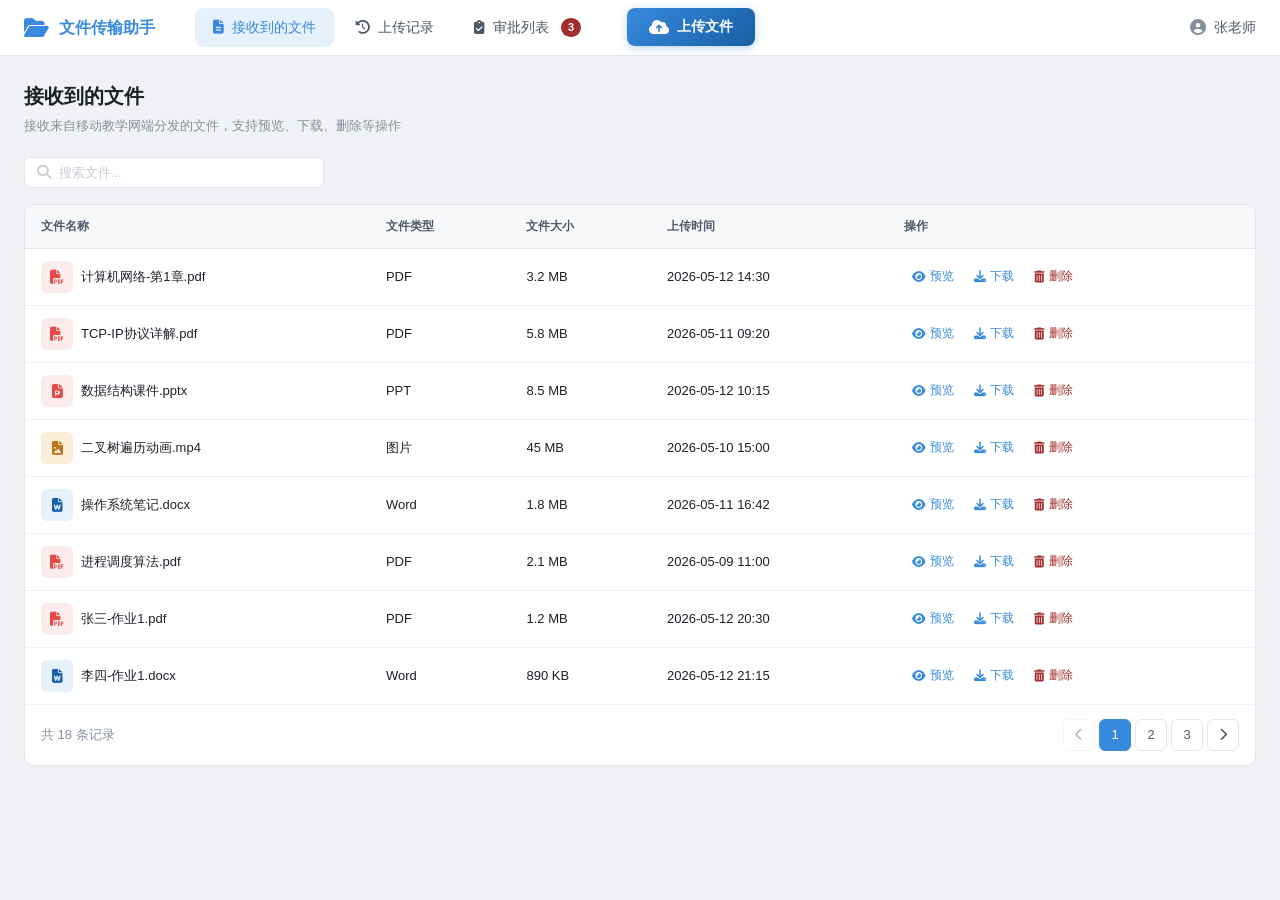
<file: fileTransfer/index.html>
<!DOCTYPE html>
<html lang="zh-CN">
<head>
<meta charset="UTF-8">
<meta name="viewport" content="width=device-width, initial-scale=1.0">
<title>文件传输助手</title>
<link rel="stylesheet" href="https://cdnjs.cloudflare.com/ajax/libs/font-awesome/6.5.1/css/all.min.css">
<style>
  :root {
    --primary: #378ADD;
    --primary-light: #E6F1FB;
    --primary-dark: #185FA5;
    --success: #0F6E56;
    --success-light: #E1F5EE;
    --warning: #BA7517;
    --warning-light: #FAEEDA;
    --danger: #A32D2D;
    --danger-light: #FCEBEB;
    --gray-50: #F7F8FA;
    --gray-100: #F1F2F5;
    --gray-200: #E5E6EB;
    --gray-300: #C9CDD4;
    --gray-400: #86909C;
    --gray-500: #4E5969;
    --gray-600: #1D2129;
    --sidebar-w: 200px;
    --header-h: 56px;
  }
  * { margin: 0; padding: 0; box-sizing: border-box; }
  body { font-family: -apple-system, BlinkMacSystemFont, "Segoe UI", "PingFang SC", "Hiragino Sans GB", "Microsoft YaHei", sans-serif; background: var(--gray-100); color: var(--gray-600); font-size: 14px; line-height: 1.6; }

  /* Header */
  .header { position: fixed; top: 0; left: 0; right: 0; height: var(--header-h); background: #fff; border-bottom: 1px solid var(--gray-200); display: flex; align-items: center; padding: 0 24px; z-index: 100; }
  .header-logo { display: flex; align-items: center; gap: 10px; font-size: 16px; font-weight: 600; color: var(--primary); flex-shrink: 0; }
  .header-logo i { font-size: 22px; }
  .cloud-tag { display: inline-flex; align-items: center; padding: 2px 10px; font-size: 12px; font-weight: 500; color: #fff; background: var(--primary); border-radius: 10px; }
  .header-nav { display: flex; align-items: center; gap: 4px; margin-left: 40px; }
  .nav-item { display: flex; align-items: center; gap: 8px; padding: 8px 18px; border-radius: 8px; cursor: pointer; font-size: 14px; color: var(--gray-500); transition: all .15s; }
  .nav-item:hover { background: var(--gray-50); color: var(--gray-600); }
  .nav-item.active { background: var(--primary-light); color: var(--primary); font-weight: 500; }
  .nav-item i { font-size: 14px; }
  .nav-item .badge { background: var(--danger); color: #fff; font-size: 11px; padding: 1px 7px; border-radius: 10px; font-weight: 600; margin-left: 4px; }
  .header-right { display: flex; align-items: center; gap: 20px; margin-left: auto; }
  .user-name { display: flex; align-items: center; gap: 8px; font-size: 14px; color: var(--gray-500); }
  .user-name i { font-size: 16px; color: var(--gray-400); }
  .logout-btn { display: none; align-items: center; gap: 6px; padding: 6px 14px; font-size: 13px; font-weight: 500; color: var(--gray-600); background: var(--gray-100); border-radius: 6px; cursor: pointer; border: none; transition: all .15s; }
  .logout-btn:hover { background: var(--danger); color: #fff; }
  .logout-btn.show { display: inline-flex; }
  .storage-info { display: flex; align-items: center; gap: 8px; font-size: 13px; color: var(--gray-400); }
  .storage-bar { width: 100px; height: 6px; background: var(--gray-200); border-radius: 3px; overflow: hidden; }
  .storage-bar-fill { height: 100%; background: var(--primary); border-radius: 3px; transition: width .3s; }

  /* Sidebar - removed, now using top nav */

  /* Main */
  .main { margin-top: var(--header-h); padding: 24px; min-height: calc(100vh - var(--header-h)); }
  .page { display: none; }
  .page.active { display: block; }
  .page-header { margin-bottom: 20px; }
  .page-title { font-size: 20px; font-weight: 600; color: var(--gray-600); margin-bottom: 4px; }
  .page-desc { font-size: 13px; color: var(--gray-400); }
  .toolbar { display: flex; align-items: center; gap: 12px; margin-bottom: 16px; flex-wrap: wrap; }
  .btn-upload { display: inline-flex; align-items: center; gap: 8px; padding: 10px 22px; border-radius: 8px; font-size: 14px; font-weight: 600; cursor: pointer; border: none; background: linear-gradient(135deg, #378ADD, #185FA5); color: #fff; box-shadow: 0 2px 8px rgba(55,138,221,.35); transition: all .2s; margin-left: 24px; flex-shrink: 0; }
  .btn-upload:hover { box-shadow: 0 4px 16px rgba(55,138,221,.5); transform: translateY(-1px); }
  .btn-upload i { font-size: 16px; }
  .btn { display: inline-flex; align-items: center; gap: 6px; padding: 8px 16px; border-radius: 6px; font-size: 13px; font-weight: 500; cursor: pointer; border: 1px solid var(--gray-200); background: #fff; color: var(--gray-600); transition: all .15s; }
  .btn:hover { border-color: var(--gray-300); }
  .btn-primary { background: var(--primary); color: #fff; border-color: var(--primary); }
  .btn-primary:hover { background: var(--primary-dark); border-color: var(--primary-dark); }
  .btn-success { background: var(--success); color: #fff; border-color: var(--success); }
  .btn-success:hover { opacity: .9; }
  .btn-danger { background: var(--danger); color: #fff; border-color: var(--danger); }
  .btn-danger:hover { opacity: .9; }
  .btn-sm { padding: 5px 10px; font-size: 12px; }
  .btn-text { border: none; background: none; color: var(--primary); padding: 4px 8px; cursor: pointer; border-radius: 4px; font-size: 12px; display: inline-flex; align-items: center; gap: 4px; }
  .btn-text:hover { background: var(--primary-light); }
  .btn-text.danger { color: var(--danger); }
  .btn-text.danger:hover { background: var(--danger-light); }
  .search-box { display: flex; align-items: center; gap: 8px; padding: 7px 12px; border: 1px solid var(--gray-200); border-radius: 6px; background: #fff; flex: 1; max-width: 300px; }
  .search-box i { color: var(--gray-300); font-size: 14px; }
  .search-box input { border: none; outline: none; font-size: 13px; color: var(--gray-600); width: 100%; background: transparent; }
  .search-box input::placeholder { color: var(--gray-300); }

  /* Table */
  .table-card { background: #fff; border: 1px solid var(--gray-200); border-radius: 10px; overflow: hidden; }
  .table-wrap { overflow-x: auto; }
  table { width: 100%; border-collapse: collapse; font-size: 13px; }
  thead { background: var(--gray-50); }
  th { padding: 12px 16px; text-align: left; font-weight: 600; color: var(--gray-500); font-size: 12px; border-bottom: 1px solid var(--gray-200); white-space: nowrap; }
  td { padding: 12px 16px; border-bottom: 1px solid var(--gray-100); color: var(--gray-600); vertical-align: middle; }
  tr:hover td { background: var(--gray-50); }
  .td-actions { display: flex; gap: 4px; align-items: center; }
  .file-name-cell { display: flex; align-items: center; gap: 8px; }
  .file-icon { width: 32px; height: 32px; border-radius: 6px; display: flex; align-items: center; justify-content: center; font-size: 14px; flex-shrink: 0; }
  .file-icon.pdf { background: #FCEBEB; color: #E24B4A; }
  .file-icon.doc { background: #E6F1FB; color: #185FA5; }
  .file-icon.img { background: #FAEEDA; color: #BA7517; }
  .file-icon.xls { background: #E1F5EE; color: #0F6E56; }
  .file-icon.zip { background: #F1EFE8; color: #5F5E5A; }
  .file-icon.default { background: var(--gray-100); color: var(--gray-400); }

  /* Status */
  .status-tag { display: inline-flex; align-items: center; gap: 4px; padding: 3px 10px; border-radius: 12px; font-size: 12px; font-weight: 500; }
  .status-tag.pending { background: var(--warning-light); color: var(--warning); }
  .status-tag.normal { background: var(--success-light); color: var(--success); }
  .status-tag.rejected { background: var(--danger-light); color: var(--danger); }
  .status-tag.deleted { background: var(--gray-100); color: var(--gray-400); }
  .status-tag.approved { background: var(--success-light); color: var(--success); }
  .status-tag.unapproved { background: var(--warning-light); color: var(--warning); }
  .status-dot { width: 6px; height: 6px; border-radius: 50%; background: currentColor; }

  /* Pagination */
  .pagination { display: flex; align-items: center; justify-content: space-between; padding: 14px 16px; }
  .pagination-info { font-size: 13px; color: var(--gray-400); }
  .pagination-btns { display: flex; gap: 4px; }
  .page-btn { width: 32px; height: 32px; border: 1px solid var(--gray-200); border-radius: 6px; background: #fff; display: flex; align-items: center; justify-content: center; cursor: pointer; font-size: 13px; color: var(--gray-500); transition: all .15s; }
  .page-btn:hover { border-color: var(--primary); color: var(--primary); }
  .page-btn.active { background: var(--primary); color: #fff; border-color: var(--primary); }
  .page-btn.disabled { opacity: .4; cursor: not-allowed; }

  /* Modal */
  .modal-overlay { position: fixed; inset: 0; background: rgba(0,0,0,.4); z-index: 500; display: none; align-items: center; justify-content: center; }
  .modal-overlay.show { display: flex; }
  .modal { background: #fff; border-radius: 12px; width: 90%; max-width: 480px; box-shadow: 0 12px 40px rgba(0,0,0,.15); }
  .modal-header { padding: 20px 24px 0; display: flex; align-items: center; justify-content: space-between; }
  .modal-title { font-size: 16px; font-weight: 600; color: var(--gray-600); }
  .modal-close { width: 32px; height: 32px; border: none; background: var(--gray-100); border-radius: 6px; cursor: pointer; display: flex; align-items: center; justify-content: center; font-size: 14px; color: var(--gray-400); transition: all .15s; }
  .modal-close:hover { background: var(--gray-200); color: var(--gray-600); }
  .modal-body { padding: 20px 24px; }
  .modal-footer { padding: 0 24px 20px; display: flex; justify-content: flex-end; gap: 8px; }
  .form-group { margin-bottom: 16px; }
  .form-label { display: block; font-size: 13px; font-weight: 500; color: var(--gray-500); margin-bottom: 6px; }
  .form-input { width: 100%; padding: 8px 12px; border: 1px solid var(--gray-200); border-radius: 6px; font-size: 13px; color: var(--gray-600); outline: none; transition: border-color .15s; }
  .form-input:focus { border-color: var(--primary); }
  .form-textarea { width: 100%; padding: 8px 12px; border: 1px solid var(--gray-200); border-radius: 6px; font-size: 13px; color: var(--gray-600); outline: none; resize: vertical; min-height: 80px; font-family: inherit; }
  .form-textarea:focus { border-color: var(--primary); }
  .form-select { width: 100%; padding: 8px 12px; border: 1px solid var(--gray-200); border-radius: 6px; font-size: 13px; color: var(--gray-600); outline: none; background: #fff; cursor: pointer; }
  .form-select:focus { border-color: var(--primary); }

  /* Upload zone */
  .upload-zone { border: 2px dashed var(--gray-200); border-radius: 10px; padding: 40px; text-align: center; cursor: pointer; transition: all .2s; background: var(--gray-50); }
  .upload-zone:hover, .upload-zone.dragover { border-color: var(--primary); background: var(--primary-light); }
  .upload-zone i { font-size: 40px; color: var(--gray-300); margin-bottom: 12px; }
  .upload-zone:hover i, .upload-zone.dragover i { color: var(--primary); }
  .upload-zone p { color: var(--gray-400); font-size: 14px; }
  .upload-zone .hint { font-size: 12px; color: var(--gray-300); margin-top: 4px; }

  /* Transfer animation */
  .transfer-animation { display: flex; align-items: center; justify-content: center; gap: 10px; margin-bottom: 16px; padding: 14px 16px; background: var(--gray-50); border-radius: 8px; }
  .transfer-endpoint { display: flex; align-items: center; gap: 6px; padding: 6px 12px; background: #fff; border-radius: 6px; border: 1px solid var(--gray-200); font-size: 12px; font-weight: 600; color: var(--gray-500); }
  .transfer-endpoint i { font-size: 16px; }
  .transfer-endpoint:first-child i { color: var(--primary); }
  .transfer-endpoint:last-child i { color: var(--success); }
  .transfer-track { position: relative; width: 100px; height: 20px; display: flex; align-items: center; justify-content: center; gap: 6px; }
  .transfer-track::before { content: ''; position: absolute; top: 50%; left: 0; right: 0; height: 2px; background: var(--gray-200); border-radius: 1px; }
  .transfer-dot { width: 6px; height: 6px; border-radius: 50%; background: var(--primary); position: relative; z-index: 1; animation: transferFlow 1.2s ease-in-out infinite; }
  .transfer-dot:nth-child(2) { animation-delay: 0.4s; }
  .transfer-dot:nth-child(3) { animation-delay: 0.8s; }
  .transfer-arrow { color: var(--primary); font-size: 12px; position: relative; z-index: 1; animation: arrowPulse 1.2s ease-in-out infinite; }
  @keyframes transferFlow {
    0%, 100% { opacity: 0.3; transform: scale(1); }
    50% { opacity: 1; transform: scale(1.5); }
  }
  @keyframes arrowPulse {
    0%, 100% { opacity: 0.5; transform: translateX(0); }
    50% { opacity: 1; transform: translateX(4px); }
  }

  /* Confirm dialog */
  .confirm-icon { width: 56px; height: 56px; border-radius: 50%; background: var(--danger-light); color: var(--danger); display: flex; align-items: center; justify-content: center; font-size: 24px; margin: 0 auto 16px; }
  .confirm-title { font-size: 16px; font-weight: 600; color: var(--gray-600); text-align: center; margin-bottom: 8px; }
  .confirm-msg { font-size: 13px; color: var(--gray-400); text-align: center; line-height: 1.6; }

  /* Empty state */
  .empty-state { text-align: center; padding: 60px 20px; }
  .empty-state i { font-size: 48px; color: var(--gray-200); margin-bottom: 16px; }
  .empty-state p { color: var(--gray-400); font-size: 14px; }

  /* Responsive */
  @media (max-width: 768px) {
    .header-nav { display: none; }
  }

  /* Animations */
  @keyframes fadeIn { from { opacity: 0; transform: translateY(8px); } to { opacity: 1; transform: translateY(0); } }
  .page.active { animation: fadeIn .25s ease; }
</style>
</head>
<body>

<!-- Header -->
<div class="header">
  <div class="header-logo">
    <i class="fas fa-folder-open"></i>
    <span>文件传输助手</span>
    <span class="cloud-tag" id="cloudTag" style="display:none;">移动教学网</span>
  </div>
  <div class="header-nav">
    <div class="nav-item active" data-page="fileManage" onclick="switchPage('fileManage')">
      <i class="fas fa-file-alt"></i> 接收到的文件
    </div>
    <div class="nav-item" data-page="uploadRecord" onclick="switchPage('uploadRecord')">
      <i class="fas fa-history"></i> 上传记录
    </div>
    <div class="nav-item" data-page="approvalList" onclick="switchPage('approvalList')" id="nav-approvalList">
      <i class="fas fa-clipboard-check"></i> 审批列表
      <span class="badge">3</span>
    </div>
    <button class="btn-upload" onclick="showUploadModal()" style="display:none;" id="headerUploadBtn">
      <i class="fas fa-cloud-upload-alt"></i> 上传文件
    </button>
  </div>
  <div class="header-right">
    <div class="user-name"><i class="fas fa-user-circle"></i> 张老师</div>
    <button class="logout-btn" id="logoutBtn">
      <i class="fas fa-sign-out-alt"></i> 退出登录
    </button>
  </div>
</div>

<!-- Main Content -->
<div class="main">

  <!-- Page: File Management -->
  <div class="page active" id="page-fileManage">
    <div class="page-header">
      <div class="page-title">接收到的文件</div>
      <div class="page-desc" id="filePageDesc">统一管理所有接收到的文件，支持预览、下载、删除等操作</div>
    </div>

    <div class="toolbar">
      <div class="search-box">
        <i class="fas fa-search"></i>
        <input type="text" placeholder="搜索文件..." id="searchInput" oninput="renderFileTable()">
      </div>
    </div>

    <div class="table-card" id="fileTableCard">
          <div class="table-wrap">
            <table>
              <thead>
                <tr>
                  <th>文件名称</th>
                  <th>文件类型</th>
                  <th>文件大小</th>
                  <th>上传时间</th>
                  <th>操作</th>
                </tr>
              </thead>
              <tbody id="fileTableBody"></tbody>
            </table>
          </div>
          <div class="pagination" id="filePagination"></div>
        </div>

        <div class="empty-state" id="fileEmptyState">
          <i class="fas fa-file-alt"></i>
          <p>暂无文件，请上传文件</p>
        </div>
  </div>

  <!-- Page: Upload Record -->
  <div class="page" id="page-uploadRecord">
    <div class="page-header">
      <div class="page-title">文件上传记录</div>
      <div class="page-desc">查看所有文件上传记录，包含审批状态与详细信息</div>
    </div>

    <div class="toolbar">
      <input type="text" placeholder="文件名称" style="padding:7px 12px;font-size:13px;border:1px solid var(--gray-200);border-radius:6px;width:180px;outline:none;" id="recordNameInput" oninput="renderRecordTable()">
      <input type="date" style="padding:7px 12px;font-size:13px;border:1px solid var(--gray-200);border-radius:6px;outline:none;" id="recordDateFrom" onchange="renderRecordTable()">
      <span style="color:var(--gray-300);">至</span>
      <input type="date" style="padding:7px 12px;font-size:13px;border:1px solid var(--gray-200);border-radius:6px;outline:none;" id="recordDateTo" onchange="renderRecordTable()">
      <span id="statusFilterWrapper">
      <select class="form-select" style="width:140px;padding:7px 12px;font-size:13px;border:1px solid var(--gray-200);border-radius:6px;" id="statusFilter" onchange="renderRecordTable()">
        <option value="">全部状态</option>
        <option value="pending">待审批</option>
        <option value="normal">通过</option>
        <option value="rejected">不通过</option>
      </select>
      </span>
    </div>

    <div class="table-card">
      <div class="table-wrap">
        <table>
          <thead>
            <tr id="recordTableHeader">
              <!-- JS 动态生成表头 -->
            </tr>
          </thead>
          <tbody id="recordTableBody"></tbody>
        </table>
      </div>
      <div class="pagination" id="recordPagination"></div>
    </div>
  </div>

  <!-- Page: Approval List -->
  <div class="page" id="page-approvalList">
    <div class="page-header">
      <div class="page-title">文件审批列表</div>
      <div class="page-desc">审批待上传的文件，通过或拒绝文件上传请求</div>
    </div>

    <div class="toolbar">
      <input type="text" placeholder="文件名称" style="padding:7px 12px;font-size:13px;border:1px solid var(--gray-200);border-radius:6px;width:180px;outline:none;" id="approvalNameInput" oninput="renderApprovalTable()">
      <input type="date" style="padding:7px 12px;font-size:13px;border:1px solid var(--gray-200);border-radius:6px;outline:none;" id="approvalDateFrom" onchange="renderApprovalTable()">
      <span style="color:var(--gray-300);">至</span>
      <input type="date" style="padding:7px 12px;font-size:13px;border:1px solid var(--gray-200);border-radius:6px;outline:none;" id="approvalDateTo" onchange="renderApprovalTable()">
      <select class="form-select" style="width:140px;padding:7px 12px;font-size:13px;border:1px solid var(--gray-200);border-radius:6px;" id="approvalStatusFilter" onchange="renderApprovalTable()">
        <option value="">全部状态</option>
        <option value="unapproved">待审批</option>
        <option value="approved">通过</option>
        <option value="rejected">不通过</option>
      </select>
    </div>

    <div class="table-card">
      <div class="table-wrap">
        <table>
          <thead>
            <tr>
              <th>文件名称</th>
              <th>文件类型</th>
              <th>文件大小</th>
              <th>上传者</th>
              <th>上传时间</th>
              <th>状态</th>
              <th>不通过原因</th>
              <th>操作</th>
            </tr>
          </thead>
          <tbody id="approvalTableBody"></tbody>
        </table>
      </div>
      <div class="pagination" id="approvalPagination"></div>
    </div>
  </div>

</div>

<!-- Modal: Create Folder -->
<div class="modal-overlay" id="modalCreateFolder">
  <div class="modal">
    <div class="modal-header">
      <div class="modal-title" id="createFolderModalTitle">新建文件夹</div>
      <button class="modal-close" onclick="closeModal('modalCreateFolder')"><i class="fas fa-times"></i></button>
    </div>
    <div class="modal-body">
      <div class="form-group">
        <label class="form-label">文件夹名称</label>
        <input class="form-input" type="text" id="folderNameInput" placeholder="请输入文件夹名称">
      </div>
    </div>
    <div class="modal-footer">
      <button class="btn" onclick="closeModal('modalCreateFolder')">取消</button>
      <button class="btn btn-primary" onclick="createFolder()">确定</button>
    </div>
  </div>
</div>

<!-- Modal: Rename Folder -->
<div class="modal-overlay" id="modalRenameFolder">
  <div class="modal">
    <div class="modal-header">
      <div class="modal-title">重命名文件夹</div>
      <button class="modal-close" onclick="closeModal('modalRenameFolder')"><i class="fas fa-times"></i></button>
    </div>
    <div class="modal-body">
      <div class="form-group">
        <label class="form-label">文件夹名称</label>
        <input class="form-input" type="text" id="renameFolderInput" placeholder="请输入新名称">
      </div>
    </div>
    <div class="modal-footer">
      <button class="btn" onclick="closeModal('modalRenameFolder')">取消</button>
      <button class="btn btn-primary" onclick="renameFolder()">确定</button>
    </div>
  </div>
</div>

<!-- Modal: Upload File -->
<div class="modal-overlay" id="modalUpload">
  <div class="modal" style="max-width:520px">
    <div class="modal-header">
      <div class="modal-title">上传文件</div>
      <button class="modal-close" onclick="closeModal('modalUpload')"><i class="fas fa-times"></i></button>
    </div>
    <div class="modal-body">
      <div class="transfer-animation" id="transferAnim">
        <div class="transfer-endpoint" id="transferFrom">
          <i class="fas fa-globe"></i>
          <span>互联网</span>
        </div>
        <div class="transfer-track">
          <div class="transfer-dot"></div>
          <div class="transfer-dot"></div>
          <div class="transfer-dot"></div>
          <div class="transfer-arrow"><i class="fas fa-chevron-right"></i></div>
        </div>
        <div class="transfer-endpoint" id="transferTo">
          <i class="fas fa-graduation-cap"></i>
          <span>移动教学网</span>
        </div>
      </div>
      <div class="upload-zone" id="uploadZone" onclick="document.getElementById('fileInput').click()">
        <i class="fas fa-cloud-upload-alt"></i>
        <p>点击或拖拽文件到此处上传</p>
        <div class="hint">支持同时选择多个文件，支持 PDF、Word、Excel、PPT、图片等常见格式</div>
      </div>
      <input type="file" id="fileInput" multiple style="display:none" onchange="handleFileSelect(event)">
      <div id="uploadFileList" style="margin-top:16px"></div>
      <div id="approverGroup" style="margin-top:16px; display:none;">
        <div class="form-group">
          <label class="form-label">选择审批者</label>
          <select class="form-select" id="approverSelect">
            <option value="">请选择审批者</option>
            <option value="1">李教授 - 数学学院</option>
            <option value="2">王主任 - 教务处</option>
            <option value="3">赵老师 - 物理学院</option>
          </select>
        </div>
      </div>
    </div>
    <div class="modal-footer">
      <button class="btn" onclick="closeModal('modalUpload')">取消</button>
      <button class="btn btn-primary" onclick="uploadFiles()"><i class="fas fa-upload"></i> 开始上传</button>
    </div>
  </div>
</div>

<!-- Modal: Confirm Delete -->
<div class="modal-overlay" id="modalConfirmDelete">
  <div class="modal">
    <div class="modal-header">
      <div class="modal-title">确认删除</div>
      <button class="modal-close" onclick="closeModal('modalConfirmDelete')"><i class="fas fa-times"></i></button>
    </div>
    <div class="modal-body" style="text-align:center">
      <div class="confirm-icon"><i class="fas fa-exclamation-triangle"></i></div>
      <div class="confirm-title" id="confirmDeleteTitle">确定删除此文件？</div>
      <div class="confirm-msg" id="confirmDeleteMsg">删除后将无法恢复，请确认操作。</div>
    </div>
    <div class="modal-footer" style="justify-content:center">
      <button class="btn" onclick="closeModal('modalConfirmDelete')">取消</button>
      <button class="btn btn-danger" id="confirmDeleteBtn" onclick="confirmDeleteAction()">确定删除</button>
    </div>
  </div>
</div>

<!-- Modal: Approval -->
<div class="modal-overlay" id="modalApproval">
  <div class="modal">
    <div class="modal-header">
      <div class="modal-title" id="approvalModalTitle">不通过原因</div>
      <button class="modal-close" onclick="closeModal('modalApproval')"><i class="fas fa-times"></i></button>
    </div>
    <div class="modal-body">
      <div id="approvalFileInfo" style="background:var(--gray-50);border-radius:8px;padding:14px;margin-bottom:16px;font-size:13px;">
        <div style="font-weight:600;margin-bottom:6px;" id="approvalFileName"></div>
        <div style="color:var(--gray-400)" id="approvalFileMeta"></div>
      </div>
      <div id="rejectReasonGroup">
        <div class="form-group">
          <label class="form-label">拒绝原因</label>
          <textarea class="form-textarea" id="rejectReasonInput" placeholder="请输入拒绝原因..."></textarea>
        </div>
      </div>
    </div>
    <div class="modal-footer">
      <button class="btn" onclick="closeModal('modalApproval')">取消</button>
      <button class="btn btn-danger" id="rejectBtn" onclick="submitReject()"><i class="fas fa-times"></i> 确认不通过</button>
    </div>
  </div>
</div>

<!-- Modal: Preview -->
<div class="modal-overlay" id="modalPreview">
  <div class="modal" style="max-width:640px">
    <div class="modal-header">
      <div class="modal-title" id="previewTitle">文件预览</div>
      <button class="modal-close" onclick="closeModal('modalPreview')"><i class="fas fa-times"></i></button>
    </div>
    <div class="modal-body" style="text-align:center;padding:30px">
      <div id="previewContent"></div>
    </div>
    <div class="modal-footer">
      <button class="btn" onclick="closeModal('modalPreview')">关闭</button>
      <button class="btn btn-primary" onclick="closeModal('modalPreview')"><i class="fas fa-download"></i> 下载</button>
    </div>
  </div>
</div>

<script>
// ====== DATA ======
const isCloudDesktop = false;

// Tree structure with parent-child relationships
let nextFolderId = 100;
const folders = [
  { id: 0, name: '全部', parentId: null, children: [
    { id: 1, name: '教学课件', parentId: 0, children: [
      { id: 11, name: '计算机网络', parentId: 1, children: [] },
      { id: 12, name: '数据结构', parentId: 1, children: [] },
      { id: 13, name: '操作系统', parentId: 1, children: [] },
    ]},
    { id: 2, name: '学生作业', parentId: 0, children: [
      { id: 21, name: '2026春季', parentId: 2, children: [] },
      { id: 22, name: '2025秋季', parentId: 2, children: [] },
    ]},
    { id: 3, name: '考试试卷', parentId: 0, children: [] },
    { id: 4, name: '参考资料', parentId: 0, children: [
      { id: 41, name: '论文文献', parentId: 4, children: [] },
      { id: 42, name: '技术文档', parentId: 4, children: [] },
    ]},
    { id: 5, name: '实验数据', parentId: 0, children: [] },
  ]},
];

let currentFolderId = 0;
let expandedNodes = new Set([0, 1, 2, 4]);
let editingFolderId = null;
let createParentId = null;
let pendingDeleteAction = null;

let nextFileId = 100;
const fileData = [
  { id: 1, name: '计算机网络-第1章.pdf', type: 'pdf', size: '3.2 MB', uploadTime: '2026-05-12 14:30', source: '本地电脑', folderId: 11 },
  { id: 2, name: 'TCP-IP协议详解.pdf', type: 'pdf', size: '5.8 MB', uploadTime: '2026-05-11 09:20', source: '本地电脑', folderId: 11 },
  { id: 3, name: '数据结构课件.pptx', type: 'ppt', size: '8.5 MB', uploadTime: '2026-05-12 10:15', source: '本地电脑', folderId: 12 },
  { id: 4, name: '二叉树遍历动画.mp4', type: 'img', size: '45 MB', uploadTime: '2026-05-10 15:00', source: '本地电脑', folderId: 12 },
  { id: 5, name: '操作系统笔记.docx', type: 'doc', size: '1.8 MB', uploadTime: '2026-05-11 16:42', source: '云桌面', folderId: 13 },
  { id: 6, name: '进程调度算法.pdf', type: 'pdf', size: '2.1 MB', uploadTime: '2026-05-09 11:00', source: '云桌面', folderId: 13 },
  { id: 7, name: '张三-作业1.pdf', type: 'pdf', size: '1.2 MB', uploadTime: '2026-05-12 20:30', source: '本地电脑', folderId: 21 },
  { id: 8, name: '李四-作业1.docx', type: 'doc', size: '890 KB', uploadTime: '2026-05-12 21:15', source: '本地电脑', folderId: 21 },
  { id: 9, name: '王五-实验报告.pdf', type: 'pdf', size: '3.4 MB', uploadTime: '2026-05-13 08:40', source: '本地电脑', folderId: 21 },
  { id: 10, name: '赵六-作业1.pdf', type: 'pdf', size: '1.5 MB', uploadTime: '2025-11-20 18:00', source: '本地电脑', folderId: 22 },
  { id: 11, name: '学生名单.xlsx', type: 'xls', size: '256 KB', uploadTime: '2026-05-11 09:20', source: '本地电脑', folderId: 2 },
  { id: 12, name: '期末考试A卷.pdf', type: 'pdf', size: '1.1 MB', uploadTime: '2026-05-09 11:00', source: '云桌面', folderId: 3 },
  { id: 13, name: '期末考试B卷.pdf', type: 'pdf', size: '1.3 MB', uploadTime: '2026-05-09 11:05', source: '云桌面', folderId: 3 },
  { id: 14, name: '线性代数公式.pdf', type: 'pdf', size: '890 KB', uploadTime: '2026-05-07 10:05', source: '本地电脑', folderId: 41 },
  { id: 15, name: '机器学习入门.pdf', type: 'pdf', size: '12.3 MB', uploadTime: '2026-04-28 14:00', source: '本地电脑', folderId: 41 },
  { id: 16, name: 'API接口文档.pdf', type: 'pdf', size: '2.4 MB', uploadTime: '2026-05-06 16:30', source: '本地电脑', folderId: 42 },
  { id: 17, name: '实验报告模板.docx', type: 'doc', size: '420 KB', uploadTime: '2026-05-10 15:33', source: '本地电脑', folderId: 5 },
  { id: 18, name: '实验数据汇总.xlsx', type: 'xls', size: '1.2 MB', uploadTime: '2026-05-05 17:20', source: '本地电脑', folderId: 5 },
];

const recordData = [
  { id: 1, name: '计算机网络-第1章.pdf', type: 'pdf', size: '3.2 MB', uploadTime: '2026-05-12 14:30', source: '本地电脑', approver: '-', status: 'normal', reason: '' },
  { id: 2, name: '数据结构课件.pptx', type: 'ppt', size: '8.5 MB', uploadTime: '2026-05-12 10:15', source: '本地电脑', approver: '-', status: 'normal', reason: '' },
  { id: 3, name: '操作系统笔记.docx', type: 'doc', size: '1.8 MB', uploadTime: '2026-05-11 16:42', source: '云桌面', approver: '李教授', status: 'pending', reason: '' },
  { id: 4, name: '学生名单.xlsx', type: 'xls', size: '256 KB', uploadTime: '2026-05-11 09:20', source: '本地电脑', approver: '-', status: 'normal', reason: '' },
  { id: 5, name: '实验报告模板.docx', type: 'doc', size: '420 KB', uploadTime: '2026-05-10 15:33', source: '本地电脑', approver: '-', status: 'normal', reason: '' },
  { id: 6, name: '旧版课件.zip', type: 'zip', size: '23 MB', uploadTime: '2026-05-09 08:30', source: '云桌面', approver: '王主任', status: 'rejected', reason: '文件内容过期，请上传最新版本' },
  { id: 7, name: '期末考试A卷.pdf', type: 'pdf', size: '1.1 MB', uploadTime: '2026-05-09 11:00', source: '云桌面', approver: '赵老师', status: 'normal', reason: '' },
  { id: 8, name: '教学大纲2026.docx', type: 'doc', size: '380 KB', uploadTime: '2026-05-08 14:55', source: '本地电脑', approver: '-', status: 'normal', reason: '' },
  { id: 9, name: '测试文件.txt', type: 'txt', size: '12 KB', uploadTime: '2026-05-07 08:00', source: '云桌面', approver: '李教授', status: 'deleted', reason: '' },
  { id: 10, name: '课堂截图.png', type: 'img', size: '2.1 MB', uploadTime: '2026-05-08 09:10', source: '本地电脑', approver: '-', status: 'normal', reason: '' },
  { id: 11, name: '算法代码示例.zip', type: 'zip', size: '15.6 MB', uploadTime: '2026-05-07 16:28', source: '本地电脑', approver: '-', status: 'normal', reason: '' },
  { id: 12, name: '项目需求文档.pdf', type: 'pdf', size: '4.5 MB', uploadTime: '2026-05-06 13:40', source: '云桌面', approver: '王主任', status: 'pending', reason: '' },
  { id: 13, name: '实验数据汇总.xlsx', type: 'xls', size: '1.2 MB', uploadTime: '2026-05-05 17:20', source: '本地电脑', approver: '-', status: 'normal', reason: '' },
  { id: 14, name: 'Python教程.pdf', type: 'pdf', size: '6.7 MB', uploadTime: '2026-05-04 10:15', source: '云桌面', approver: '赵老师', status: 'rejected', reason: '文件过大，请压缩后重新上传' },
  { id: 15, name: '会议记录.docx', type: 'doc', size: '320 KB', uploadTime: '2026-05-03 14:20', source: '本地电脑', approver: '-', status: 'normal', reason: '' },
];

const approvalData = [
  { id: 1, name: '操作系统笔记.docx', type: 'doc', size: '1.8 MB', source: '云桌面', uploader: '张老师', uploadTime: '2026-05-11 16:42', status: 'unapproved', reason: '' },
  { id: 2, name: '项目需求文档.pdf', type: 'pdf', size: '4.5 MB', source: '云桌面', uploader: '张老师', uploadTime: '2026-05-06 13:40', status: 'unapproved', reason: '' },
  { id: 3, name: '数据库设计文档.pdf', type: 'pdf', size: '2.3 MB', source: '云桌面', uploader: '刘老师', uploadTime: '2026-05-14 09:30', status: 'unapproved', reason: '' },
  { id: 4, name: '新版教材扫描件.pdf', type: 'pdf', size: '18 MB', source: '云桌面', uploader: '陈老师', uploadTime: '2026-05-14 08:15', status: 'unapproved', reason: '' },
  { id: 5, name: '课程安排表.xlsx', type: 'xls', size: '156 KB', source: '云桌面', uploader: '王老师', uploadTime: '2026-05-13 17:00', status: 'unapproved', reason: '' },
  { id: 6, name: '学生签到数据.xlsx', type: 'xls', size: '890 KB', source: '云桌面', uploader: '孙老师', uploadTime: '2026-05-13 14:22', status: 'unapproved', reason: '' },
  { id: 7, name: '毕业论文模板.docx', type: 'doc', size: '560 KB', source: '云桌面', uploader: '李老师', uploadTime: '2026-05-13 10:05', status: 'unapproved', reason: '' },
  { id: 8, name: '实验指导书.pdf', type: 'pdf', size: '3.4 MB', source: '云桌面', uploader: '赵老师', uploadTime: '2026-05-12 16:45', status: 'unapproved', reason: '' },
  { id: 9, name: '教学评估报告.pdf', type: 'pdf', size: '1.7 MB', source: '云桌面', uploader: '周老师', uploadTime: '2026-05-11 11:30', status: 'approved', reason: '' },
  { id: 10, name: '课件素材包.zip', type: 'zip', size: '45 MB', source: '云桌面', uploader: '吴老师', uploadTime: '2026-05-10 09:00', status: 'approved', reason: '' },
  { id: 11, name: '期中考试成绩.xlsx', type: 'xls', size: '420 KB', source: '云桌面', uploader: '张老师', uploadTime: '2026-05-09 15:20', status: 'approved', reason: '' },
  { id: 12, name: '教学视频链接.docx', type: 'doc', size: '180 KB', source: '云桌面', uploader: '刘老师', uploadTime: '2026-05-08 14:10', status: 'approved', reason: '' },
];

// ====== PAGE NAVIGATION ======
function switchPage(page) {
  document.querySelectorAll('.page').forEach(p => p.classList.remove('active'));
  document.querySelectorAll('.nav-item').forEach(n => n.classList.remove('active'));
  document.getElementById('page-' + page).classList.add('active');
  document.querySelector('[data-page="' + page + '"]').classList.add('active');
  if (page === 'fileManage') { renderTree(); renderFileTable(); }
  if (page === 'uploadRecord') renderRecordTable();
  if (page === 'approvalList') renderApprovalTable();
}

// ====== MODAL ======
function openModal(id) { document.getElementById(id).classList.add('show'); }
function closeModal(id) { document.getElementById(id).classList.remove('show'); }

// ====== FILE ICONS ======
function getFileIcon(type) {
  const map = {
    pdf: { icon: 'fa-file-pdf', cls: 'pdf' },
    doc: { icon: 'fa-file-word', cls: 'doc' },
    ppt: { icon: 'fa-file-powerpoint', cls: 'pdf' },
    xls: { icon: 'fa-file-excel', cls: 'xls' },
    img: { icon: 'fa-file-image', cls: 'img' },
    zip: { icon: 'fa-file-archive', cls: 'zip' },
    txt: { icon: 'fa-file-alt', cls: 'default' },
  };
  return map[type] || { icon: 'fa-file', cls: 'default' };
}

function getTypeLabel(type) {
  const map = { pdf: 'PDF', doc: 'Word', ppt: 'PPT', xls: 'Excel', img: '图片', zip: '压缩包', txt: '文本' };
  return map[type] || type;
}

function getStatusInfo(status) {
  const map = {
    pending: { label: '待审批', cls: 'pending' },
    normal: { label: '通过', cls: 'normal' },
    rejected: { label: '不通过', cls: 'rejected' },
    deleted: { label: '已删除', cls: 'deleted' },
    approved: { label: '通过', cls: 'approved' },
    unapproved: { label: '待审批', cls: 'unapproved' },
  };
  return map[status] || { label: status, cls: '' };
}

// ====== PAGINATION ======
function renderPagination(containerId, totalItems, currentPage, pageSize, callback) {
  const container = document.getElementById(containerId);
  const totalPages = Math.ceil(totalItems / pageSize);
  if (totalPages <= 1) { container.innerHTML = ''; return; }
  let html = '<div class="pagination-info">共 ' + totalItems + ' 条记录</div><div class="pagination-btns">';
  html += '<button class="page-btn ' + (currentPage <= 1 ? 'disabled' : '') + '" onclick="' + (currentPage > 1 ? callback + '(' + (currentPage-1) + ')' : '') + '"><i class="fas fa-chevron-left"></i></button>';
  for (let i = 1; i <= totalPages; i++) {
    if (totalPages <= 7 || Math.abs(i - currentPage) <= 2 || i === 1 || i === totalPages) {
      html += '<button class="page-btn ' + (i === currentPage ? 'active' : '') + '" onclick="' + callback + '(' + i + ')">' + i + '</button>';
    } else if (Math.abs(i - currentPage) === 3) {
      html += '<button class="page-btn disabled">...</button>';
    }
  }
  html += '<button class="page-btn ' + (currentPage >= totalPages ? 'disabled' : '') + '" onclick="' + (currentPage < totalPages ? callback + '(' + (currentPage+1) + ')' : '') + '"><i class="fas fa-chevron-right"></i></button>';
  html += '</div>';
  container.innerHTML = html;
}

// ====== TREE ======
function findFolder(node, id) {
  if (node.id === id) return node;
  if (node.children) {
    for (let c of node.children) {
      const found = findFolder(c, id);
      if (found) return found;
    }
  }
  return null;
}

function findFolderInTree(id) {
  for (let f of folders) {
    const found = findFolder(f, id);
    if (found) return found;
  }
  return null;
}

function removeFolderFromTree(id) {
  for (let i = 0; i < folders.length; i++) {
    if (folders[i].id === id) { folders.splice(i, 1); return true; }
    if (removeChild(folders[i], id)) return true;
  }
  return false;
}

function removeChild(parent, id) {
  if (!parent.children) return false;
  for (let i = 0; i < parent.children.length; i++) {
    if (parent.children[i].id === id) { parent.children.splice(i, 1); return true; }
    if (removeChild(parent.children[i], id)) return true;
  }
  return false;
}

function countFilesInFolder(id) {
  return fileData.filter(f => f.folderId === id).length;
}

function countAllFiles(node) {
  let count = fileData.filter(f => f.folderId === node.id).length;
  if (node.children) {
    node.children.forEach(c => count += countAllFiles(c));
  }
  return count;
}

function collectChildIds(node) {
  let ids = [node.id];
  if (node.children) node.children.forEach(c => ids = ids.concat(collectChildIds(c)));
  return ids;
}

function getFolderPath(id) {
  for (let root of folders) {
    if (root.id === id) return [{ id: root.id, name: root.name }];
    const path = findPath(root, id, []);
    if (path) return [{ id: root.id, name: root.name }].concat(path);
  }
  return [];
}

function findPath(node, id, path) {
  path.push({ id: node.id, name: node.name });
  if (node.id === id) return path.slice();
  if (node.children) {
    for (let c of node.children) {
      const result = findPath(c, id, path);
      if (result) return result;
    }
  }
  path.pop();
  return null;
}

function renderTree() {
  const body = document.getElementById('treeBody');
  let html = '';

  // Render all root folders (only "全部" as the single root)
  folders.forEach(f => {
    html += renderTreeNode(f, 0);
  });

  body.innerHTML = html;
}

function renderTreeNode(node, depth) {
  const hasChildren = node.children && node.children.length > 0;
  const isExpanded = expandedNodes.has(node.id);
  const isSelected = currentFolderId === node.id;

  let html = '<div class="tree-node">';
  html += '<div class="tree-node-row ' + (isSelected ? 'selected' : '') + '" onclick="selectFolder(' + node.id + ')">';
  html += '<span class="toggle ' + (hasChildren ? (isExpanded ? 'expanded' : '') : 'empty') + '" onclick="event.stopPropagation();toggleNode(' + node.id + ')"><i class="fas fa-chevron-right"></i></span>';
  html += '<i class="fas fa-' + (isExpanded && hasChildren ? 'folder-open' : 'folder') + ' folder-ico"></i>';
  html += '<span class="folder-label" title="' + node.name + '">' + node.name + '</span>';
  html += '<span class="node-actions">';
  html += '<button class="node-action" title="新建子文件夹" onclick="event.stopPropagation();showCreateFolder(' + node.id + ')"><i class="fas fa-plus"></i></button>';
  if (node.id !== 0) {
  html += '<button class="node-action" title="重命名" onclick="event.stopPropagation();showRenameFolder(' + node.id + ')"><i class="fas fa-pen"></i></button>';
  html += '<button class="node-action del" title="删除" onclick="event.stopPropagation();showDeleteFolder(' + node.id + ')"><i class="fas fa-trash-alt"></i></button>';
  }
  html += '</span>';
  html += '</div>';

  if (hasChildren && isExpanded) {
    html += '<div class="tree-children">';
    node.children.forEach(c => { html += renderTreeNode(c, depth + 1); });
    html += '</div>';
  }

  html += '</div>';
  return html;
}

function toggleNode(id) {
  if (expandedNodes.has(id)) expandedNodes.delete(id);
  else expandedNodes.add(id);
  renderTree();
}

function selectFolder(id) {
  currentFolderId = id;
  filePage = 1;
  renderTree();
  renderFileTable();
  updateFilePanelHeader();
}

function updateFilePanelHeader() {
  const el = document.getElementById('currentFolderTitle');
  const path = getFolderPath(currentFolderId);
  let html = '';
  path.forEach((p, i) => {
    if (i > 0) html += '<i class="fas fa-chevron-right" style="font-size:10px;color:var(--gray-300)"></i>';
    if (i === path.length - 1) {
      html += '<span><i class="fas fa-folder-open" style="font-size:14px;color:var(--warning)"></i> ' + p.name + '</span>';
    }
  });
  el.innerHTML = html;

  // Update "new sub folder" button
  const btn = document.getElementById('btnNewSubFolder');
  btn.style.display = currentFolderId ? 'inline-flex' : 'none';
}

// ====== FILE TABLE (File Management) ======
let filePage = 1;
const filePageSize = 8;

function renderFileTable() {
  const tbody = document.getElementById('fileTableBody');
  const card = document.getElementById('fileTableCard');
  const empty = document.getElementById('fileEmptyState');
  const search = (document.getElementById('searchInput').value || '').toLowerCase();

  let files = [...fileData];
  if (search) files = files.filter(f => f.name.toLowerCase().includes(search));

  if (files.length === 0) {
    card.style.display = 'none';
    empty.style.display = 'block';
    empty.innerHTML = '<i class="fas fa-file-alt"></i><p>暂无文件，请上传文件</p>';
    return;
  }
  empty.style.display = 'none';
  card.style.display = 'block';

  const paged = files.slice((filePage - 1) * filePageSize, filePage * filePageSize);
  tbody.innerHTML = paged.map(f => {
    const ic = getFileIcon(f.type);
    return `<tr>
      <td><div class="file-name-cell"><div class="file-icon ${ic.cls}"><i class="fas ${ic.icon}"></i></div><span>${f.name}</span></div></td>
      <td>${getTypeLabel(f.type)}</td>
      <td>${f.size}</td>
      <td>${f.uploadTime}</td>
      <td>
        <div class="td-actions">
          <button class="btn-text btn-sm" onclick="previewFile('${f.name}','${f.type}')"><i class="fas fa-eye"></i> 预览</button>
          <button class="btn-text btn-sm" onclick="downloadFile('${f.name}')"><i class="fas fa-download"></i> 下载</button>
          <button class="btn-text danger btn-sm" onclick="showDeleteFile('${f.name}')"><i class="fas fa-trash-alt"></i> 删除</button>
        </div>
      </td>
    </tr>`;
  }).join('');

  renderPagination('filePagination', files.length, filePage, filePageSize, 'goFilePage');
}

function goFilePage(p) { filePage = p; renderFileTable(); }

// ====== UPLOAD RECORD TABLE ======
let recordPage = 1;
const recordPageSize = 8;

function renderRecordTable() {
  const tbody = document.getElementById('recordTableBody');
  const thead = document.getElementById('recordTableHeader');
  const urlParams = new URLSearchParams(window.location.search);
  const source = urlParams.get('source');
  const isCloud = source === 'portal';
  
  // 动态生成表头
  if (isCloud) {
    thead.innerHTML = '<th>文件名称</th><th>文件类型</th><th>文件大小</th><th>上传时间</th><th>审批者</th><th>状态</th><th>拒绝原因</th>';
  } else {
    thead.innerHTML = '<th>文件名称</th><th>文件类型</th><th>文件大小</th><th>上传时间</th>';
  }
  
  const nameQ = (document.getElementById('recordNameInput').value || '').toLowerCase();
  const dateFrom = document.getElementById('recordDateFrom').value;
  const dateTo = document.getElementById('recordDateTo').value;
  const statusF = document.getElementById('statusFilter').value;
  let records = recordData.filter(r => {
    // 移动教学网端不展示已删除的记录
    if (isCloud && r.status === 'deleted') return false;
    if (nameQ && !r.name.toLowerCase().includes(nameQ)) return false;
    if (statusF && r.status !== statusF) return false;
    if (dateFrom && r.uploadTime.substring(0,10) < dateFrom) return false;
    if (dateTo && r.uploadTime.substring(0,10) > dateTo) return false;
    return true;
  });
  const paged = records.slice((recordPage - 1) * recordPageSize, recordPage * recordPageSize);
  tbody.innerHTML = paged.map(r => {
    const ic = getFileIcon(r.type);
    const st = getStatusInfo(r.status);
    if (isCloud) {
      return `<tr>
        <td><div class="file-name-cell"><div class="file-icon ${ic.cls}"><i class="fas ${ic.icon}"></i></div><span>${r.name}</span></div></td>
        <td>${getTypeLabel(r.type)}</td>
        <td>${r.size}</td>
        <td>${r.uploadTime}</td>
        <td>${r.approver}</td>
        <td><span class="status-tag ${st.cls}"><span class="status-dot"></span> ${st.label}</span></td>
        <td style="color:var(--danger);font-size:12px;max-width:160px;overflow:hidden;text-overflow:ellipsis;white-space:nowrap;" title="${r.reason}">${r.reason || '-'}</td>
      </tr>`;
    } else {
      return `<tr>
        <td><div class="file-name-cell"><div class="file-icon ${ic.cls}"><i class="fas ${ic.icon}"></i></div><span>${r.name}</span></div></td>
        <td>${getTypeLabel(r.type)}</td>
        <td>${r.size}</td>
        <td>${r.uploadTime}</td>
      </tr>`;
    }
  }).join('');
  renderPagination('recordPagination', records.length, recordPage, recordPageSize, 'goRecordPage');
}

function goRecordPage(p) { recordPage = p; renderRecordTable(); }

// ====== APPROVAL TABLE ======
let approvalPage = 1;
const approvalPageSize = 8;
let currentApprovalId = null;

function renderApprovalTable() {
  const tbody = document.getElementById('approvalTableBody');
  const nameQ = (document.getElementById('approvalNameInput').value || '').toLowerCase();
  const dateFrom = document.getElementById('approvalDateFrom').value;
  const dateTo = document.getElementById('approvalDateTo').value;
  const statusF = document.getElementById('approvalStatusFilter').value;
  let records = approvalData.filter(r => {
    if (nameQ && !r.name.toLowerCase().includes(nameQ)) return false;
    if (statusF && r.status !== statusF) return false;
    if (dateFrom && r.uploadTime.substring(0,10) < dateFrom) return false;
    if (dateTo && r.uploadTime.substring(0,10) > dateTo) return false;
    return true;
  });
  const paged = records.slice((approvalPage - 1) * approvalPageSize, approvalPage * approvalPageSize);
  tbody.innerHTML = paged.map(r => {
    const ic = getFileIcon(r.type);
    const st = getStatusInfo(r.status);
      return `<tr>
        <td><div class="file-name-cell"><div class="file-icon ${ic.cls}"><i class="fas ${ic.icon}"></i></div><span>${r.name}</span></div></td>
        <td>${getTypeLabel(r.type)}</td>
        <td>${r.size}</td>
        <td>${r.uploader}</td>
        <td>${r.uploadTime}</td>
        <td><span class="status-tag ${st.cls}"><span class="status-dot"></span> ${st.label}</span></td>
        <td style="color:var(--danger);font-size:12px;max-width:160px;overflow:hidden;text-overflow:ellipsis;white-space:nowrap;" title="${r.reason || ''}">${r.reason || '-'}</td>
        <td>
          ${r.status === 'unapproved'
            ? '<button class="btn btn-sm btn-success" onclick="approveFile(' + r.id + ')"><i class="fas fa-check"></i> 通过</button> <button class="btn btn-sm btn-danger" onclick="showRejectModal(' + r.id + ')"><i class="fas fa-times"></i> 不通过</button>'
            : '<span style="color:var(--gray-300);font-size:12px">已处理</span>'}
        </td>
      </tr>`;
  }).join('');
  renderPagination('approvalPagination', records.length, approvalPage, approvalPageSize, 'goApprovalPage');
}

function goApprovalPage(p) { approvalPage = p; renderApprovalTable(); }

// ====== CREATE FOLDER ======
function showCreateFolder(parentId) {
  createParentId = parentId;
  document.getElementById('folderNameInput').value = '';
  document.getElementById('createFolderModalTitle').textContent = '新建子文件夹';
  openModal('modalCreateFolder');
  setTimeout(() => document.getElementById('folderNameInput').focus(), 100);
}

function createFolder() {
  const name = document.getElementById('folderNameInput').value.trim();
  if (!name) { alert('请输入文件夹名称'); return; }
  const newFolder = { id: ++nextFolderId, name: name, parentId: createParentId, children: [] };

  if (createParentId === null || createParentId === 0) {
    const root = folders.find(f => f.id === 0);
    if (root) {
      root.children.push(newFolder);
      expandedNodes.add(0);
    }
  } else {
    const parent = findFolderInTree(createParentId);
    if (parent) {
      if (!parent.children) parent.children = [];
      parent.children.push(newFolder);
      expandedNodes.add(createParentId);
    }
  }

  renderTree();
  closeModal('modalCreateFolder');
}

// ====== RENAME FOLDER ======
function showRenameFolder(id) {
  editingFolderId = id;
  const folder = findFolderInTree(id);
  document.getElementById('renameFolderInput').value = folder ? folder.name : '';
  openModal('modalRenameFolder');
  setTimeout(() => { document.getElementById('renameFolderInput').focus(); document.getElementById('renameFolderInput').select(); }, 100);
}

function renameFolder() {
  const name = document.getElementById('renameFolderInput').value.trim();
  if (!name) { alert('请输入文件夹名称'); return; }
  const folder = findFolderInTree(editingFolderId);
  if (folder) folder.name = name;
  renderTree();
  updateFilePanelHeader();
  closeModal('modalRenameFolder');
}

// ====== DELETE FOLDER ======
function showDeleteFolder(id) {
  const folder = findFolderInTree(id);
  const totalFiles = countAllFiles(folder);
  pendingDeleteAction = function() {
    // Remove all files in this folder and children
    const ids = collectChildIds(folder);
    for (let i = fileData.length - 1; i >= 0; i--) {
      if (ids.includes(fileData[i].folderId)) fileData.splice(i, 1);
    }
    removeFolderFromTree(id);
    expandedNodes.delete(id);
    if (currentFolderId === id || ids.includes(currentFolderId)) {
      currentFolderId = 0;
    }
    renderTree();
    renderFileTable();
    updateFilePanelHeader();
  };
  document.getElementById('confirmDeleteTitle').textContent = '确定删除文件夹"' + (folder ? folder.name : '') + '"？';
  document.getElementById('confirmDeleteMsg').textContent = '文件夹内包含 ' + totalFiles + ' 个文件，删除后将无法恢复。';
  openModal('modalConfirmDelete');
}

// ====== DELETE FILE ======
function showDeleteFile(name) {
  pendingDeleteAction = function() {
    const idx = fileData.findIndex(f => f.name === name);
    if (idx > -1) fileData.splice(idx, 1);
    renderFileTable();
  };
  document.getElementById('confirmDeleteTitle').textContent = '确定删除文件"' + name + '"？';
  document.getElementById('confirmDeleteMsg').textContent = '删除后将无法恢复，请确认操作。';
  openModal('modalConfirmDelete');
}

function confirmDeleteAction() {
  if (pendingDeleteAction) pendingDeleteAction();
  pendingDeleteAction = null;
  closeModal('modalConfirmDelete');
}

// ====== UPLOAD ======
function showUploadModal() {
  const urlParams = new URLSearchParams(window.location.search);
  const source = urlParams.get('source');
  document.getElementById('fileInput').value = '';
  document.getElementById('uploadFileList').innerHTML = '';
  document.getElementById('approverSelect').value = '';
  // 仅云桌面端显示审批者选择
  document.getElementById('approverGroup').style.display = (source === 'portal') ? 'block' : 'none';
  // 动态设置传输动画标签和图标
  const fromEl = document.getElementById('transferFrom');
  const toEl = document.getElementById('transferTo');
  if (fromEl && toEl) {
    if (source === 'portal') {
      fromEl.innerHTML = '<i class="fas fa-graduation-cap"></i><span>移动教学网</span>';
      toEl.innerHTML = '<i class="fas fa-globe"></i><span>互联网</span>';
    } else {
      fromEl.innerHTML = '<i class="fas fa-globe"></i><span>互联网</span>';
      toEl.innerHTML = '<i class="fas fa-graduation-cap"></i><span>移动教学网</span>';
    }
  }
  openModal('modalUpload');
}

function handleFileSelect(e) {
  const files = e.target.files;
  const list = document.getElementById('uploadFileList');
  list.innerHTML = '';
  for (let f of files) {
    const ext = f.name.split('.').pop().toLowerCase();
    const typeMap = { pdf: 'pdf', doc: 'doc', docx: 'doc', ppt: 'ppt', pptx: 'ppt', xls: 'xls', xlsx: 'xls', jpg: 'img', jpeg: 'img', png: 'img', gif: 'img', zip: 'zip', rar: 'zip', txt: 'txt' };
    const t = typeMap[ext] || 'default';
    const ic = getFileIcon(t);
    const sizeStr = f.size < 1024 ? f.size + ' B' : f.size < 1048576 ? (f.size/1024).toFixed(1) + ' KB' : (f.size/1048576).toFixed(1) + ' MB';
    list.innerHTML += '<div style="display:flex;align-items:center;gap:10px;padding:8px 12px;background:var(--gray-50);border-radius:6px;margin-bottom:6px;"><div class="file-icon ' + ic.cls + '" style="width:28px;height:28px;font-size:12px;flex-shrink:0"><i class="fas ' + ic.icon + '"></i></div><div style="flex:1;min-width:0;"><div style="font-size:13px;font-weight:500;overflow:hidden;text-overflow:ellipsis;white-space:nowrap;">' + f.name + '</div><div style="font-size:11px;color:var(--gray-400)">' + sizeStr + '</div></div><i class="fas fa-check-circle" style="color:var(--success);font-size:14px"></i></div>';
  }
}

function uploadFiles() {
  const input = document.getElementById('fileInput');
  if (!input.files.length) { alert('请先选择文件'); return; }
  if (!document.getElementById('approverSelect').value) { alert('请选择审批者'); return; }
  const approverSel = document.getElementById('approverSelect');
  const approverName = approverSel.options[approverSel.selectedIndex].text.split(' - ')[0];
  const now = new Date();
  const dateStr = now.getFullYear() + '-' + String(now.getMonth()+1).padStart(2,'0') + '-' + String(now.getDate()).padStart(2,'0') + ' ' + String(now.getHours()).padStart(2,'0') + ':' + String(now.getMinutes()).padStart(2,'0');

  for (let f of input.files) {
    const ext = f.name.split('.').pop().toLowerCase();
    const typeMap = { pdf: 'pdf', doc: 'doc', docx: 'doc', ppt: 'ppt', pptx: 'ppt', xls: 'xls', xlsx: 'xls', jpg: 'img', jpeg: 'img', png: 'img', gif: 'img', zip: 'zip', rar: 'zip', txt: 'txt' };
    const t = typeMap[ext] || 'default';
    const sizeStr = f.size < 1024 ? f.size + ' B' : f.size < 1048576 ? (f.size/1024).toFixed(1) + ' KB' : (f.size/1048576).toFixed(1) + ' MB';
    const source = isCloudDesktop ? '云桌面' : '本地电脑';
    const newId = ++nextFileId;
    fileData.push({ id: newId, name: f.name, type: t, size: sizeStr, uploadTime: dateStr, source: source });
    recordData.push({ id: newId, name: f.name, type: t, size: sizeStr, uploadTime: dateStr, source: source, approver: approverName, status: 'pending', reason: '' });
    approvalData.push({ id: newId, name: f.name, type: t, size: sizeStr, uploadTime: dateStr, source: source, uploader: '张老师', status: 'unapproved', reason: '' });
  }

  updateApprovalBadge();
  closeModal('modalUpload');
  renderFileTable();
  renderRecordTable();
  renderApprovalTable();
  alert('已成功上传 ' + input.files.length + ' 个文件！');
}

// Drag and drop
const uploadZone = document.getElementById('uploadZone');
uploadZone.addEventListener('dragover', e => { e.preventDefault(); uploadZone.classList.add('dragover'); });
uploadZone.addEventListener('dragleave', () => uploadZone.classList.remove('dragover'));
uploadZone.addEventListener('drop', e => {
  e.preventDefault();
  uploadZone.classList.remove('dragover');
  document.getElementById('fileInput').files = e.dataTransfer.files;
  handleFileSelect({ target: { files: e.dataTransfer.files } });
});

// ====== APPROVAL ======
function showRejectModal(id) {
  currentApprovalId = id;
  const record = approvalData.find(r => r.id === id);
  if (!record) return;
  document.getElementById('approvalFileName').textContent = record.name;
  document.getElementById('approvalFileMeta').textContent = getTypeLabel(record.type) + ' | ' + record.size + ' | 上传者: ' + record.uploader + ' | ' + record.uploadTime;
  document.getElementById('rejectReasonInput').value = '';
  openModal('modalApproval');
}

function submitReject() {
  const reason = document.getElementById('rejectReasonInput').value.trim();
  if (!reason) { alert('请填写不通过原因'); return; }
  const record = approvalData.find(r => r.id === currentApprovalId);
  if (record) {
    record.status = 'rejected';
    record.reason = reason;
  }
  closeModal('modalApproval');
  renderApprovalTable();
  updateApprovalBadge();
}

function approveFile(id) {
  const record = approvalData.find(r => r.id === id);
  if (!record) return;
  if (confirm('确定通过文件"' + record.name + '"的审批吗？')) {
    record.status = 'approved';
    record.reason = '';
    renderApprovalTable();
    updateApprovalBadge();
  }
}

function updateApprovalBadge() {
  const unapprovedCount = approvalData.filter(r => r.status === 'unapproved').length;
  const badge = document.querySelector('[data-page="approvalList"] .badge');
  if (unapprovedCount > 0) { badge.textContent = unapprovedCount; badge.style.display = 'inline'; }
  else { badge.style.display = 'none'; }
}

// ====== PREVIEW ======
function previewFile(name, type) {
  const ic = getFileIcon(type);
  document.getElementById('previewTitle').textContent = name;
  const content = document.getElementById('previewContent');
  if (type === 'img') {
    content.innerHTML = '<div style="background:var(--gray-50);border-radius:8px;padding:40px;"><img src="https://picsum.photos/500/300" style="max-width:100%;border-radius:6px;"></div>';
  } else {
    content.innerHTML = '<div style="display:flex;flex-direction:column;align-items:center;gap:16px;"><div style="width:80px;height:80px;border-radius:16px;background:' + (type === 'pdf' ? 'var(--danger-light)' : 'var(--primary-light)') + ';display:flex;align-items:center;justify-content:center;"><i class="fas ' + ic.icon + '" style="font-size:36px;color:' + (type === 'pdf' ? 'var(--danger)' : 'var(--primary)') + '"></i></div><div><div style="font-weight:600;font-size:15px;color:var(--gray-600);margin-bottom:4px;">' + name + '</div><div style="font-size:13px;color:var(--gray-400);">' + getTypeLabel(type) + ' 文件预览</div></div><div style="background:var(--gray-50);border-radius:8px;padding:16px 24px;font-size:13px;color:var(--gray-400);margin-top:8px;"><i class="fas fa-info-circle" style="margin-right:6px;"></i> 文件预览功能需要集成在线文档预览服务</div></div>';
  }
  openModal('modalPreview');
}

function downloadFile(name) { alert('开始下载: ' + name + '（模拟）'); }

// ====== 来源检测 & 功能控制 ======
(function() {
  // 检查 URL 参数
  const urlParams = new URLSearchParams(window.location.search);
  const source = urlParams.get('source');
  
  // 动态设置页面描述
  const filePageDesc = document.getElementById('filePageDesc');
  if (filePageDesc) {
    if (source === 'portal') {
      filePageDesc.textContent = '接收来自互联网端上传的文件，支持预览、下载、删除等操作';
    } else {
      filePageDesc.textContent = '接收来自移动教学网端分发的文件，支持预览、下载、删除等操作';
    }
  }

  // 互联网端
  if (source === 'local') {
    // 隐藏审批列表
    const navApproval = document.getElementById('nav-approvalList');
    const pageApproval = document.getElementById('page-approvalList');
    if (navApproval) navApproval.style.display = 'none';
    if (pageApproval) pageApproval.style.display = 'none';

    // 隐藏上传记录中的状态下拉框
    const statusFilterWrapper = document.getElementById('statusFilterWrapper');
    if (statusFilterWrapper) statusFilterWrapper.style.display = 'none';
    
    // 显示退出登录按钮
    const logoutBtn = document.getElementById('logoutBtn');
    if (logoutBtn) {
      logoutBtn.classList.add('show');
      logoutBtn.addEventListener('click', function() {
        if (confirm('确定要退出登录吗？')) {
          window.location.href = 'login.html';
        }
      });
    }
  }
  
  // 移动教学网端
  if (source === 'portal') {
    // 显示"移动教学网"标注
    const cloudTag = document.getElementById('cloudTag');
    if (cloudTag) cloudTag.style.display = 'inline-flex';
    
    // 显示上传按钮和审批者选择
    const uploadBtn = document.getElementById('headerUploadBtn');
    if (uploadBtn) uploadBtn.style.display = 'inline-flex';
    
    const approverGroup = document.getElementById('approverGroup');
    if (approverGroup) approverGroup.style.display = 'block';
  }
  
  // 如果没有 source 参数（互联网环境默认）
  if (!source || source === 'local') {
    // 显示上传按钮（互联网环境也需要上传）
    const uploadBtn = document.getElementById('headerUploadBtn');
    if (uploadBtn) uploadBtn.style.display = 'inline-flex';
  }
})();

// ====== INIT ======
renderFileTable();
renderRecordTable();
renderApprovalTable();
</script>

</body>
</html>
</file>
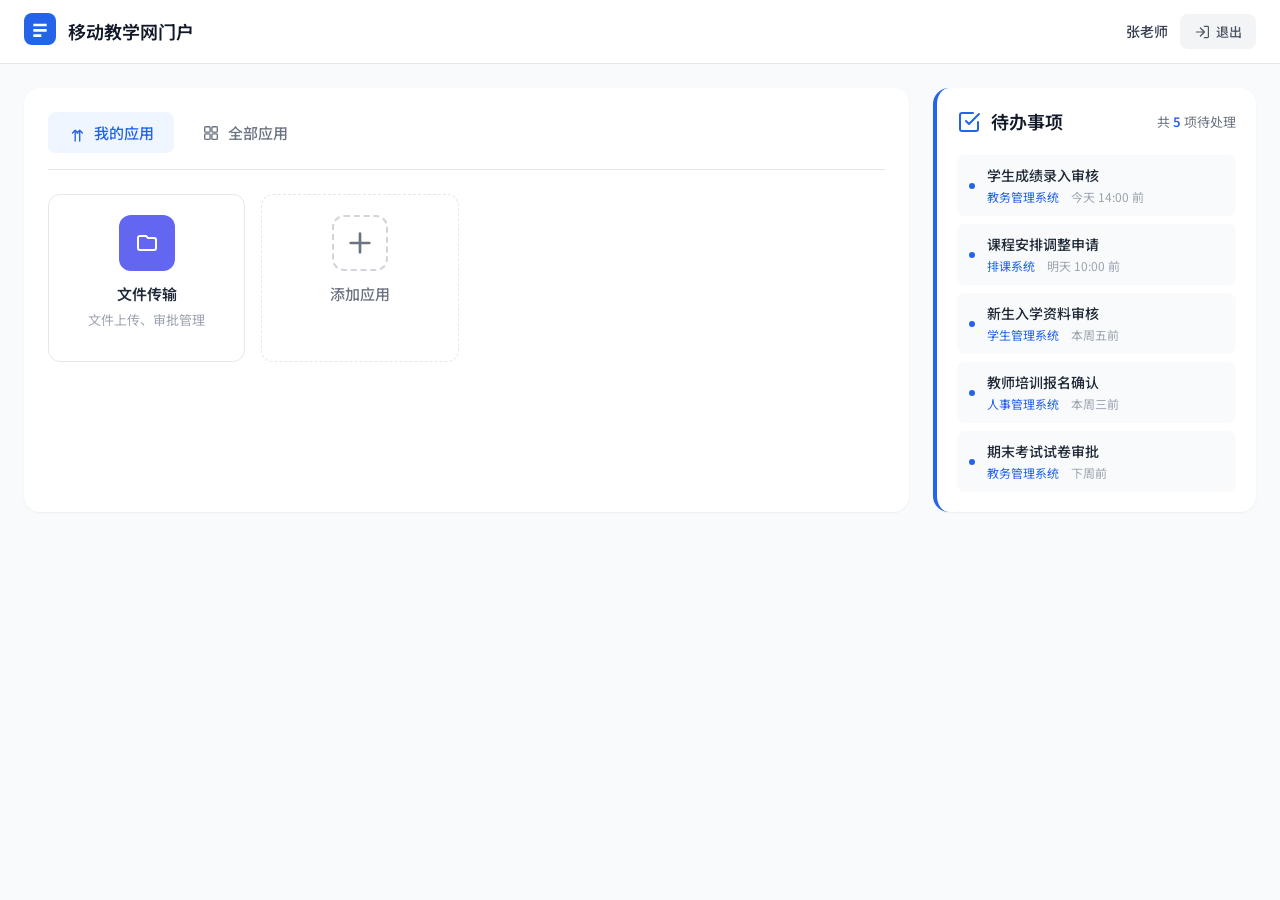
<file: dashboard.html>
<!DOCTYPE html>
<html lang="zh-CN">
<head>
    <meta charset="UTF-8">
    <meta name="viewport" content="width=device-width, initial-scale=1.0">
    <title>移动教学网门户 - 工作台</title>
    <link rel="preconnect" href="https://fonts.googleapis.com">
    <link rel="preconnect" href="https://fonts.gstatic.com" crossorigin>
    <link href="https://fonts.googleapis.com/css2?family=Noto+Sans+SC:wght@400;500;600;700&display=swap" rel="stylesheet">
    <style>
/* ============================================
   移动教学网门户 - 样式表
   ============================================ */

/* CSS Variables */
:root {
    --primary: #2563EB;
    --primary-hover: #1D4ED8;
    --primary-light: #EFF6FF;
    --success: #10B981;
    --warning: #F59E0B;
    --danger: #EF4444;
    --gray-50: #F9FAFB;
    --gray-100: #F3F4F6;
    --gray-200: #E5E7EB;
    --gray-300: #D1D5DB;
    --gray-400: #9CA3AF;
    --gray-500: #6B7280;
    --gray-600: #4B5563;
    --gray-700: #374151;
    --gray-800: #1F2937;
    --gray-900: #111827;
    --shadow-sm: 0 1px 2px rgba(0, 0, 0, 0.05);
    --shadow: 0 1px 3px rgba(0, 0, 0, 0.1), 0 1px 2px rgba(0, 0, 0, 0.06);
    --shadow-md: 0 4px 6px -1px rgba(0, 0, 0, 0.1), 0 2px 4px -1px rgba(0, 0, 0, 0.06);
    --shadow-lg: 0 10px 15px -3px rgba(0, 0, 0, 0.1), 0 4px 6px -2px rgba(0, 0, 0, 0.05);
    --radius-sm: 6px;
    --radius: 8px;
    --radius-lg: 12px;
    --radius-xl: 16px;
    --transition: all 0.2s ease;
}

/* Reset & Base */
*, *::before, *::after {
    box-sizing: border-box;
    margin: 0;
    padding: 0;
}

html {
    font-size: 16px;
    -webkit-font-smoothing: antialiased;
    -moz-osx-font-smoothing: grayscale;
}

body {
    font-family: 'Noto Sans SC', -apple-system, BlinkMacSystemFont, 'Segoe UI', sans-serif;
    background-color: var(--gray-50);
    color: var(--gray-800);
    line-height: 1.5;
    min-height: 100dvh;
}

a {
    color: var(--primary);
    text-decoration: none;
    transition: var(--transition);
}

a:hover {
    color: var(--primary-hover);
}

button {
    font-family: inherit;
    cursor: pointer;
    border: none;
    background: none;
}

input {
    font-family: inherit;
}

.hidden {
    display: none !important;
}

/* ============================================
   工作台页面样式
   ============================================ */
.dashboard-page {
    background: var(--gray-50);
}

/* 顶部导航栏 */
.header {
    display: flex;
    justify-content: space-between;
    align-items: center;
    height: 64px;
    padding: 0 24px;
    background: white;
    border-bottom: 1px solid var(--gray-200);
    position: sticky;
    top: 0;
    z-index: 100;
}

.header-left {
    display: flex;
    align-items: center;
    gap: 12px;
}

.header-title {
    font-size: 18px;
    font-weight: 600;
    color: var(--gray-900);
}

.header-right {
    display: flex;
    align-items: center;
    gap: 12px;
}

.user-name {
    font-size: 14px;
    font-weight: 500;
    color: var(--gray-700);
}

.logout-btn {
    display: flex;
    align-items: center;
    gap: 6px;
    padding: 8px 14px;
    font-size: 13px;
    font-weight: 500;
    color: var(--gray-600);
    background: var(--gray-100);
    border-radius: var(--radius);
    transition: var(--transition);
}

.logout-btn:hover {
    background: var(--danger);
    color: white;
}

.notification-btn {
    position: relative;
    padding: 8px;
    border-radius: var(--radius);
    transition: var(--transition);
}

.notification-btn:hover {
    background: var(--gray-100);
}

.notification-badge {
    position: absolute;
    top: 4px;
    right: 4px;
    min-width: 18px;
    height: 18px;
    padding: 0 5px;
    font-size: 11px;
    font-weight: 600;
    color: white;
    background: var(--danger);
    border-radius: 9px;
    display: flex;
    align-items: center;
    justify-content: center;
}

.user-avatar {
    width: 36px;
    height: 36px;
    background: var(--primary);
    border-radius: 50%;
    display: flex;
    align-items: center;
    justify-content: center;
    color: white;
    font-weight: 600;
    font-size: 14px;
    cursor: pointer;
    transition: var(--transition);
}

.user-avatar:hover {
    transform: scale(1.05);
    box-shadow: 0 0 0 3px rgba(37, 99, 235, 0.2);
}

/* 主内容区 - 两栏布局 */
.main-content {
    max-width: 1400px;
    margin: 0 auto;
    padding: 24px;
    display: flex;
    gap: 24px;
}

/* 左侧应用区域 - 占更大空间 */
.main-content .apps-section {
    flex: 3;
    min-width: 0;
}

/* 右侧待办区域 */
.main-content .todo-section {
    flex: 1;
    min-width: 280px;
    max-width: 360px;
}

/* 区块通用样式 */
.section {
    background: white;
    border-radius: var(--radius-xl);
    padding: 24px;
    box-shadow: var(--shadow-sm);
}

.section-header {
    display: flex;
    justify-content: space-between;
    align-items: center;
    margin-bottom: 20px;
}

.section-title {
    display: flex;
    align-items: center;
    gap: 10px;
    font-size: 18px;
    font-weight: 600;
    color: var(--gray-900);
}

/* ============================================
   待办事项样式
   ============================================ */
.todo-section {
    border-left: 4px solid var(--primary);
    padding: 20px;
    align-self: flex-start;
    position: sticky;
    top: 88px;
}

.todo-count {
    font-size: 13px;
    color: var(--gray-500);
}

.todo-count strong {
    color: var(--primary);
    font-weight: 600;
}

.todo-list {
    display: flex;
    flex-direction: column;
    gap: 8px;
}

.todo-item {
    display: flex;
    align-items: center;
    gap: 12px;
    padding: 10px 12px;
    background: var(--gray-50);
    border-radius: var(--radius);
    transition: var(--transition);
    cursor: pointer;
}

.todo-item:hover {
    background: var(--primary-light);
}

.todo-dot {
    width: 6px;
    height: 6px;
    background: var(--primary);
    border-radius: 50%;
    flex-shrink: 0;
}

.todo-content {
    flex: 1;
    min-width: 0;
}

.todo-title {
    font-size: 14px;
    font-weight: 500;
    color: var(--gray-800);
    white-space: nowrap;
    overflow: hidden;
    text-overflow: ellipsis;
}

.todo-meta {
    display: flex;
    align-items: center;
    gap: 12px;
    font-size: 12px;
    color: var(--gray-400);
    margin-top: 2px;
}

.todo-app {
    color: var(--primary);
}

/* ============================================
   应用管理样式
   ============================================ */
.apps-section {
    min-height: 400px;
}

.tabs {
    display: flex;
    gap: 8px;
    margin-bottom: 24px;
    border-bottom: 1px solid var(--gray-200);
    padding-bottom: 16px;
}

.tab-btn {
    display: flex;
    align-items: center;
    gap: 8px;
    padding: 10px 20px;
    font-size: 15px;
    font-weight: 500;
    color: var(--gray-500);
    border-radius: var(--radius);
    transition: var(--transition);
}

.tab-btn:hover {
    color: var(--gray-700);
    background: var(--gray-100);
}

.tab-btn.active {
    color: var(--primary);
    background: var(--primary-light);
}

.tab-content {
    display: none;
}

.tab-content.active {
    display: block;
    animation: fadeIn 0.3s ease;
}

@keyframes fadeIn {
    from {
        opacity: 0;
        transform: translateY(10px);
    }
    to {
        opacity: 1;
        transform: translateY(0);
    }
}

.apps-search {
    display: flex;
    align-items: center;
    gap: 10px;
    padding: 10px 14px;
    background: var(--gray-100);
    border-radius: var(--radius);
    margin-bottom: 16px;
}

.apps-search-input {
    flex: 1;
    border: none;
    background: transparent;
    font-size: 14px;
    color: var(--gray-700);
}

.apps-search-input:focus {
    outline: none;
}

.apps-search-input::placeholder {
    color: var(--gray-400);
}

.apps-grid {
    display: grid;
    grid-template-columns: repeat(auto-fill, minmax(180px, 1fr));
    gap: 16px;
}

.app-card {
    position: relative;
    padding: 20px;
    background: white;
    border: 1px solid var(--gray-200);
    border-radius: var(--radius-lg);
    text-align: center;
    transition: var(--transition);
}

.app-card:hover {
    border-color: var(--primary);
    box-shadow: var(--shadow-md);
    transform: translateY(-2px);
}

.app-icon {
    width: 56px;
    height: 56px;
    margin: 0 auto 12px;
    border-radius: var(--radius-lg);
    display: flex;
    align-items: center;
    justify-content: center;
    color: white;
}

.app-icon.blue { background: #3B82F6; }
.app-icon.green { background: #10B981; }
.app-icon.purple { background: #8B5CF6; }
.app-icon.orange { background: #F59E0B; }
.app-icon.teal { background: #14B8A6; }
.app-icon.pink { background: #EC4899; }
.app-icon.indigo { background: #6366F1; }
.app-icon.red { background: #EF4444; }

.app-name {
    font-size: 15px;
    font-weight: 600;
    color: var(--gray-800);
    margin-bottom: 4px;
}

.app-desc {
    font-size: 13px;
    color: var(--gray-400);
    margin-bottom: 12px;
}

.app-remove {
    position: absolute;
    top: 8px;
    right: 8px;
    width: 24px;
    height: 24px;
    display: flex;
    align-items: center;
    justify-content: center;
    color: var(--gray-400);
    border-radius: var(--radius-sm);
    opacity: 0;
    transition: var(--transition);
}

.app-card:hover .app-remove {
    opacity: 1;
}

.app-remove:hover {
    background: var(--danger);
    color: white;
}

/* 添加应用卡片 */
.add-card {
    border-style: dashed;
    cursor: pointer;
}

.add-card:hover {
    border-color: var(--primary);
    background: var(--primary-light);
}

.add-icon {
    width: 56px;
    height: 56px;
    margin: 0 auto 12px;
    border: 2px dashed var(--gray-300);
    border-radius: var(--radius-lg);
    display: flex;
    align-items: center;
    justify-content: center;
}

.add-text {
    font-size: 15px;
    font-weight: 500;
    color: var(--gray-500);
}

/* 全部应用 - 添加按钮 */
.app-add-btn {
    display: inline-flex;
    align-items: center;
    gap: 4px;
    padding: 6px 14px;
    font-size: 13px;
    font-weight: 500;
    color: var(--primary);
    background: var(--primary-light);
    border-radius: var(--radius);
    transition: var(--transition);
}

.app-add-btn:hover {
    background: var(--primary);
    color: white;
}

.app-add-btn.added {
    color: var(--success);
    background: #D1FAE5;
    cursor: default;
}

.app-add-btn.added:hover {
    background: #D1FAE5;
    color: var(--success);
}

/* 空状态 */
.empty-state {
    text-align: center;
    padding: 60px 20px;
}

.empty-state svg {
    margin-bottom: 24px;
}

.empty-state h3 {
    font-size: 18px;
    font-weight: 600;
    color: var(--gray-700);
    margin-bottom: 8px;
}

.empty-state p {
    font-size: 14px;
    color: var(--gray-400);
}

/* ============================================
   弹窗样式
   ============================================ */
.modal-overlay {
    position: fixed;
    inset: 0;
    background: rgba(0, 0, 0, 0.5);
    display: flex;
    align-items: center;
    justify-content: center;
    z-index: 1000;
    padding: 20px;
    animation: fadeIn 0.2s ease;
}

.modal {
    width: 100%;
    max-width: 600px;
    max-height: 80vh;
    background: white;
    border-radius: var(--radius-xl);
    overflow: hidden;
    animation: slideUp 0.3s ease;
}

@keyframes slideUp {
    from {
        opacity: 0;
        transform: translateY(20px);
    }
    to {
        opacity: 1;
        transform: translateY(0);
    }
}

.modal-header {
    display: flex;
    justify-content: space-between;
    align-items: center;
    padding: 20px 24px;
    border-bottom: 1px solid var(--gray-200);
}

.modal-header h3 {
    font-size: 18px;
    font-weight: 600;
    color: var(--gray-900);
}

.modal-close {
    padding: 8px;
    color: var(--gray-400);
    border-radius: var(--radius);
    transition: var(--transition);
}

.modal-close:hover {
    background: var(--gray-100);
    color: var(--gray-600);
}

.modal-body {
    padding: 24px;
    overflow-y: auto;
    max-height: calc(80vh - 80px);
}

.modal-hint {
    font-size: 14px;
    color: var(--gray-500);
    margin-bottom: 20px;
}

.modal-apps-grid {
    display: grid;
    grid-template-columns: repeat(auto-fill, minmax(150px, 1fr));
    gap: 12px;
}

.modal-app-item {
    padding: 16px;
    border: 1px solid var(--gray-200);
    border-radius: var(--radius);
    text-align: center;
    cursor: pointer;
    transition: var(--transition);
}

.modal-app-item:hover {
    border-color: var(--primary);
    background: var(--primary-light);
}

.modal-app-item.selected {
    border-color: var(--primary);
    background: var(--primary-light);
}

.modal-app-item .app-icon {
    width: 48px;
    height: 48px;
    margin-bottom: 8px;
}

.modal-app-item .app-name {
    font-size: 14px;
}

/* ============================================
   响应式设计
   ============================================ */
@media (min-width: 768px) {
    .apps-grid {
        grid-template-columns: repeat(4, 1fr);
    }
}

@media (max-width: 1024px) {
    .main-content {
        flex-direction: column;
    }
    
    .main-content .apps-section {
        flex: none;
    }
    
    .main-content .todo-section {
        flex: none;
        max-width: none;
        position: static;
    }
}

@media (max-width: 767px) {
    .header {
        padding: 0 16px;
    }
    
    .header-title {
        font-size: 16px;
    }
    
    .user-name {
        font-size: 13px;
    }
    
    .logout-btn {
        padding: 6px 10px;
        font-size: 12px;
    }
    
    .logout-btn svg {
        display: none;
    }
    
    .main-content {
        padding: 16px;
    }
    
    .section {
        padding: 16px;
        border-radius: var(--radius-lg);
    }
    
    .section-title {
        font-size: 16px;
    }
    
    .apps-grid {
        grid-template-columns: repeat(2, 1fr);
        gap: 12px;
    }
    
    .app-card {
        padding: 16px;
    }
    
    .app-icon {
        width: 48px;
        height: 48px;
    }
    
    .todo-item {
        flex-wrap: wrap;
        gap: 12px;
    }
    
    .todo-content {
        order: 1;
        flex-basis: calc(100% - 54px);
    }
    
    .todo-priority {
        order: 2;
    }
    
    .todo-action {
        order: 3;
        margin-left: auto;
    }
    
    .tabs {
        overflow-x: auto;
        -webkit-overflow-scrolling: touch;
    }
    
    .tab-btn {
        white-space: nowrap;
    }
}

/* ============================================
   动画效果
   ============================================ */
@media (prefers-reduced-motion: reduce) {
    *,
    *::before,
    *::after {
        animation-duration: 0.01ms !important;
        animation-iteration-count: 1 !important;
        transition-duration: 0.01ms !important;
    }
}
    </style>
</head>
<body class="dashboard-page">
    <!-- 顶部导航栏 -->
    <header class="header">
        <div class="header-left">
            <div class="logo-small">
                <svg width="32" height="32" viewBox="0 0 48 48" fill="none">
                    <rect width="48" height="48" rx="12" fill="#2563EB"/>
                    <path d="M14 16h20v4H14v-4zm0 8h20v4H14v-4zm0 8h12v4H14v-4z" fill="white"/>
                </svg>
            </div>
            <h1 class="header-title">移动教学网门户</h1>
        </div>
        <div class="header-right">
            <span class="user-name">张老师</span>
            <button class="logout-btn" id="logoutBtn">
                <svg width="16" height="16" viewBox="0 0 20 20" fill="none">
                    <path d="M13 3h4a1 1 0 011 1v12a1 1 0 01-1 1h-4M8 15l5-5-5-5M13 10H3" stroke="currentColor" stroke-width="1.5" stroke-linecap="round" stroke-linejoin="round"/>
                </svg>
                退出
            </button>
        </div>
    </header>
    
    <main class="main-content">
        <!-- 左侧：应用管理模块 -->
        <section class="section apps-section">
            <div class="tabs">
                <button class="tab-btn active" data-tab="my-apps">
                    <svg width="18" height="18" viewBox="0 0 20 20" fill="none">
                        <path d="M10 10l3-3m0 0l3 3m-3-3v12M5 10l3-3m0 0l3 3m-3-3v12" stroke="currentColor" stroke-width="1.5" stroke-linecap="round" stroke-linejoin="round"/>
                    </svg>
                    我的应用
                </button>
                <button class="tab-btn" data-tab="all-apps">
                    <svg width="18" height="18" viewBox="0 0 20 20" fill="none">
                        <rect x="3" y="3" width="6" height="6" rx="1" stroke="currentColor" stroke-width="1.5"/>
                        <rect x="11" y="3" width="6" height="6" rx="1" stroke="currentColor" stroke-width="1.5"/>
                        <rect x="3" y="11" width="6" height="6" rx="1" stroke="currentColor" stroke-width="1.5"/>
                        <rect x="11" y="11" width="6" height="6" rx="1" stroke="currentColor" stroke-width="1.5"/>
                    </svg>
                    全部应用
                </button>
            </div>
            
            <!-- 我的应用 -->
            <div class="tab-content active" id="my-apps">
                <div class="apps-grid">
                    <div class="app-card" data-app="文件传输">
                        <div class="app-icon indigo">
                            <svg width="24" height="24" viewBox="0 0 24 24" fill="none">
                                <path d="M3 7v10a2 2 0 002 2h14a2 2 0 002-2V9a2 2 0 00-2-2h-6l-2-2H5a2 2 0 00-2 2z" stroke="currentColor" stroke-width="2" stroke-linecap="round" stroke-linejoin="round"/>
                            </svg>
                        </div>
                        <h4 class="app-name">文件传输</h4>
                        <p class="app-desc">文件上传、审批管理</p>
                        <button class="app-remove" title="移除应用">
                            <svg width="14" height="14" viewBox="0 0 20 20" fill="none">
                                <path d="M15 5L5 15M5 5l10 10" stroke="currentColor" stroke-width="2" stroke-linecap="round"/>
                            </svg>
                        </button>
                    </div>

                    <!-- 空状态 - 添加应用按钮 -->
                    <div class="app-card add-card" id="addAppBtn">
                        <div class="add-icon">
                            <svg width="32" height="32" viewBox="0 0 24 24" fill="none">
                                <path d="M12 5v14m-7-7h14" stroke="#6B7280" stroke-width="2" stroke-linecap="round"/>
                            </svg>
                        </div>
                        <h4 class="add-text">添加应用</h4>
                    </div>
                </div>
                
                <!-- 空状态缺省图 -->
                <div class="empty-state hidden" id="emptyState">
                    <svg width="120" height="120" viewBox="0 0 120 120" fill="none">
                        <circle cx="60" cy="60" r="50" fill="#F3F4F6"/>
                        <path d="M45 50h30M45 60h30M45 70h20" stroke="#D1D5DB" stroke-width="3" stroke-linecap="round"/>
                        <circle cx="85" cy="85" r="15" fill="#E5E7EB"/>
                        <path d="M85 80v10m-5-5h10" stroke="#9CA3AF" stroke-width="2" stroke-linecap="round"/>
                    </svg>
                    <h3>暂无添加的应用</h3>
                    <p>点击上方"添加应用"开始配置您的工作台</p>
                </div>
            </div>
            
            <!-- 全部应用 -->
            <div class="tab-content" id="all-apps">
                <div class="apps-search">
                    <svg width="18" height="18" viewBox="0 0 20 20" fill="none">
                        <circle cx="9" cy="9" r="6" stroke="#6B7280" stroke-width="2"/>
                        <path d="M13.5 13.5L17 17" stroke="#6B7280" stroke-width="2" stroke-linecap="round"/>
                    </svg>
                    <input type="text" placeholder="搜索应用..." class="apps-search-input" id="appsSearchInput">
                </div>
                <div class="apps-grid">
                    <div class="app-card">
                        <div class="app-icon blue">
                            <svg width="24" height="24" viewBox="0 0 24 24" fill="none">
                                <path d="M4 6h16M4 12h16M4 18h10" stroke="currentColor" stroke-width="2" stroke-linecap="round"/>
                            </svg>
                        </div>
                        <h4 class="app-name">教务管理</h4>
                        <p class="app-desc">成绩录入、课表查询</p>
                        <button class="app-add-btn">
                            <svg width="16" height="16" viewBox="0 0 20 20" fill="none">
                                <path d="M10 4v12m-6-6h12" stroke="currentColor" stroke-width="2" stroke-linecap="round"/>
                            </svg>
                            添加
                        </button>
                    </div>
                    
                    <div class="app-card">
                        <div class="app-icon green">
                            <svg width="24" height="24" viewBox="0 0 24 24" fill="none">
                                <path d="M12 4a4 4 0 100 8 4 4 0 000-8zM6 20c0-3.33 6-5 6-5s6 1.67 6 5" stroke="currentColor" stroke-width="2" stroke-linecap="round" stroke-linejoin="round"/>
                            </svg>
                        </div>
                        <h4 class="app-name">学生管理</h4>
                        <p class="app-desc">学籍信息、档案管理</p>
                        <button class="app-add-btn">
                            <svg width="16" height="16" viewBox="0 0 20 20" fill="none">
                                <path d="M10 4v12m-6-6h12" stroke="currentColor" stroke-width="2" stroke-linecap="round"/>
                            </svg>
                            添加
                        </button>
                    </div>
                    
                    <div class="app-card">
                        <div class="app-icon purple">
                            <svg width="24" height="24" viewBox="0 0 24 24" fill="none">
                                <path d="M4 19.5A2.5 2.5 0 016.5 17H20M4 4.5A2.5 2.5 0 016.5 7H20M4 12a2.5 2.5 0 012.5-2.5H20" stroke="currentColor" stroke-width="2" stroke-linecap="round"/>
                            </svg>
                        </div>
                        <h4 class="app-name">在线学习</h4>
                        <p class="app-desc">课程资源、在线考试</p>
                        <button class="app-add-btn">
                            <svg width="16" height="16" viewBox="0 0 20 20" fill="none">
                                <path d="M10 4v12m-6-6h12" stroke="currentColor" stroke-width="2" stroke-linecap="round"/>
                            </svg>
                            添加
                        </button>
                    </div>
                    
                    <div class="app-card">
                        <div class="app-icon orange">
                            <svg width="24" height="24" viewBox="0 0 24 24" fill="none">
                                <rect x="3" y="4" width="18" height="18" rx="2" stroke="currentColor" stroke-width="2"/>
                                <path d="M3 10h18M8 2v4m8-4v4" stroke="currentColor" stroke-width="2" stroke-linecap="round"/>
                            </svg>
                        </div>
                        <h4 class="app-name">排课系统</h4>
                        <p class="app-desc">智能排课、教室管理</p>
                        <button class="app-add-btn">
                            <svg width="16" height="16" viewBox="0 0 20 20" fill="none">
                                <path d="M10 4v12m-6-6h12" stroke="currentColor" stroke-width="2" stroke-linecap="round"/>
                            </svg>
                            添加
                        </button>
                    </div>
                    
                    <div class="app-card">
                        <div class="app-icon teal">
                            <svg width="24" height="24" viewBox="0 0 24 24" fill="none">
                                <path d="M9 12l2 2 4-4m6 2a9 9 0 11-18 0 9 9 0 0118 0z" stroke="currentColor" stroke-width="2" stroke-linecap="round" stroke-linejoin="round"/>
                            </svg>
                        </div>
                        <h4 class="app-name">考试中心</h4>
                        <p class="app-desc">在线考试、试卷管理</p>
                        <button class="app-add-btn">
                            <svg width="16" height="16" viewBox="0 0 20 20" fill="none">
                                <path d="M10 4v12m-6-6h12" stroke="currentColor" stroke-width="2" stroke-linecap="round"/>
                            </svg>
                            添加
                        </button>
                    </div>
                    
                    <div class="app-card">
                        <div class="app-icon pink">
                            <svg width="24" height="24" viewBox="0 0 24 24" fill="none">
                                <path d="M18 8A6 6 0 106 8c0 7-3 9-3 9h18s-3-2-3-9zM13.73 21a2 2 0 01-3.46 0" stroke="currentColor" stroke-width="2" stroke-linecap="round" stroke-linejoin="round"/>
                            </svg>
                        </div>
                        <h4 class="app-name">通知公告</h4>
                        <p class="app-desc">校园通知、消息推送</p>
                        <button class="app-add-btn">
                            <svg width="16" height="16" viewBox="0 0 20 20" fill="none">
                                <path d="M10 4v12m-6-6h12" stroke="currentColor" stroke-width="2" stroke-linecap="round"/>
                            </svg>
                            添加
                        </button>
                    </div>
                    
                    <div class="app-card">
                        <div class="app-icon indigo">
                            <svg width="24" height="24" viewBox="0 0 24 24" fill="none">
                                <path d="M3 7v10a2 2 0 002 2h14a2 2 0 002-2V9a2 2 0 00-2-2h-6l-2-2H5a2 2 0 00-2 2z" stroke="currentColor" stroke-width="2" stroke-linecap="round" stroke-linejoin="round"/>
                            </svg>
                        </div>
                        <h4 class="app-name">文件传输</h4>
                        <p class="app-desc">文件上传、审批管理</p>
                        <button class="app-add-btn added">
                            <svg width="16" height="16" viewBox="0 0 20 20" fill="none">
                                <path d="M5 10l4 4 6-7" stroke="currentColor" stroke-width="2" stroke-linecap="round" stroke-linejoin="round"/>
                            </svg>
                            已添加
                        </button>
                    </div>

                    <div class="app-card">
                        <div class="app-icon red">
                            <svg width="24" height="24" viewBox="0 0 24 24" fill="none">
                                <path d="M9 19v-6a2 2 0 00-2-2H5a2 2 0 00-2 2v6a2 2 0 002 2h2a2 2 0 002-2zm0 0V9a2 2 0 012-2h2a2 2 0 012 2v10m-6 0a2 2 0 002 2h2a2 2 0 002-2m0 0V5a2 2 0 012-2h2a2 2 0 012 2v14a2 2 0 01-2 2h-2a2 2 0 01-2-2z" stroke="currentColor" stroke-width="2" stroke-linecap="round" stroke-linejoin="round"/>
                            </svg>
                        </div>
                        <h4 class="app-name">数据分析</h4>
                        <p class="app-desc">教学统计、报表导出</p>
                        <button class="app-add-btn">
                            <svg width="16" height="16" viewBox="0 0 20 20" fill="none">
                                <path d="M10 4v12m-6-6h12" stroke="currentColor" stroke-width="2" stroke-linecap="round"/>
                            </svg>
                            添加
                        </button>
                    </div>
                </div>
            </div>
        </section>
        
        <!-- 右侧：待办事项模块 -->
        <section class="section todo-section">
            <div class="section-header">
                <h2 class="section-title">
                    <svg width="24" height="24" viewBox="0 0 24 24" fill="none">
                        <path d="M9 11l3 3L22 4" stroke="#2563EB" stroke-width="2" stroke-linecap="round" stroke-linejoin="round"/>
                        <path d="M21 12v7a2 2 0 01-2 2H5a2 2 0 01-2-2V5a2 2 0 012-2h11" stroke="#2563EB" stroke-width="2" stroke-linecap="round" stroke-linejoin="round"/>
                    </svg>
                    待办事项
                </h2>
                <span class="todo-count">共 <strong>5</strong> 项待处理</span>
            </div>
            
            <div class="todo-list">
                <div class="todo-item">
                    <div class="todo-dot"></div>
                    <div class="todo-content">
                        <h3 class="todo-title">学生成绩录入审核</h3>
                        <p class="todo-meta">
                            <span class="todo-app">教务管理系统</span>
                            <span class="todo-time">今天 14:00 前</span>
                        </p>
                    </div>
                </div>
                
                <div class="todo-item">
                    <div class="todo-dot"></div>
                    <div class="todo-content">
                        <h3 class="todo-title">课程安排调整申请</h3>
                        <p class="todo-meta">
                            <span class="todo-app">排课系统</span>
                            <span class="todo-time">明天 10:00 前</span>
                        </p>
                    </div>
                </div>
                
                <div class="todo-item">
                    <div class="todo-dot"></div>
                    <div class="todo-content">
                        <h3 class="todo-title">新生入学资料审核</h3>
                        <p class="todo-meta">
                            <span class="todo-app">学生管理系统</span>
                            <span class="todo-time">本周五前</span>
                        </p>
                    </div>
                </div>
                
                <div class="todo-item">
                    <div class="todo-dot"></div>
                    <div class="todo-content">
                        <h3 class="todo-title">教师培训报名确认</h3>
                        <p class="todo-meta">
                            <span class="todo-app">人事管理系统</span>
                            <span class="todo-time">本周三前</span>
                        </p>
                    </div>
                </div>
                
                <div class="todo-item">
                    <div class="todo-dot"></div>
                    <div class="todo-content">
                        <h3 class="todo-title">期末考试试卷审批</h3>
                        <p class="todo-meta">
                            <span class="todo-app">教务管理系统</span>
                            <span class="todo-time">下周前</span>
                        </p>
                    </div>
                </div>
            </div>
        </section>
    </main>
    
    <!-- 添加应用弹窗 -->
    <div class="modal-overlay hidden" id="addAppModal">
        <div class="modal">
            <div class="modal-header">
                <h3>添加应用到我的应用</h3>
                <button class="modal-close" id="closeModal">
                    <svg width="20" height="20" viewBox="0 0 20 20" fill="none">
                        <path d="M15 5L5 15M5 5l10 10" stroke="currentColor" stroke-width="2" stroke-linecap="round"/>
                    </svg>
                </button>
            </div>
            <div class="modal-body">
                <p class="modal-hint">从全部应用中选择添加到您的个人工作台</p>
                <div class="modal-apps-grid" id="modalAppsGrid">
                    <!-- 动态渲染 -->
                </div>
            </div>
        </div>
    </div>
    
    <script>
/**
 * 移动教学网门户 - 工作台页面脚本
 */

// Tab切换功能
document.addEventListener('DOMContentLoaded', function() {
    const tabBtns = document.querySelectorAll('.tab-btn');
    const tabContents = document.querySelectorAll('.tab-content');
    
    if (tabBtns.length > 0) {
        tabBtns.forEach(btn => {
            btn.addEventListener('click', function() {
                const targetTab = this.getAttribute('data-tab');
                
                // 移除所有active状态
                tabBtns.forEach(b => b.classList.remove('active'));
                tabContents.forEach(c => c.classList.remove('active'));
                
                // 添加active状态
                this.classList.add('active');
                document.getElementById(targetTab).classList.add('active');
            });
        });
    }
    
    // 待办事项点击功能
    const todoItems = document.querySelectorAll('.todo-item');
    todoItems.forEach(item => {
        item.addEventListener('click', function() {
            const title = this.querySelector('.todo-title').textContent;
            console.log('跳转到:', title);
            // 实际项目中这里会跳转到对应的应用页面
        });
    });
    
    // 应用卡片点击跳转
    const appCards = document.querySelectorAll('.app-card:not(.add-card)');
    appCards.forEach(card => {
        card.style.cursor = 'pointer';
        card.addEventListener('click', function(e) {
            // 忽略添加/移除按钮的点击
            if (e.target.closest('.app-remove') || e.target.closest('.app-add-btn')) return;

            const appName = this.querySelector('.app-name').textContent;

            // 应用跳转地址映射
            const appRoutes = {
                '文件传输': './fileTransfer/index.html?source=portal',
            };

            const targetUrl = appRoutes[appName];
            if (targetUrl) {
                window.open(targetUrl, '_blank');
            } else {
                alert(appName + ' 应用正在开发中，敬请期待！');
            }
        });
    });

    // 添加应用按钮
    const addAppBtn = document.getElementById('addAppBtn');
    const addAppModal = document.getElementById('addAppModal');
    const closeModalBtn = document.getElementById('closeModal');
    
    if (addAppBtn && addAppModal) {
        addAppBtn.addEventListener('click', function() {
            addAppModal.classList.remove('hidden');
            renderModalApps();
        });
        
        // 点击遮罩关闭
        addAppModal.addEventListener('click', function(e) {
            if (e.target === this) {
                this.classList.add('hidden');
            }
        });
    }
    
    if (closeModalBtn) {
        closeModalBtn.addEventListener('click', function() {
            addAppModal.classList.add('hidden');
        });
    }
    
    // 全部应用 - 添加/移除功能
    const appAddBtns = document.querySelectorAll('.app-add-btn');
    appAddBtns.forEach(btn => {
        btn.addEventListener('click', function(e) {
            e.stopPropagation();
            
            if (this.classList.contains('added')) {
                // 移除应用
                this.classList.remove('added');
                this.innerHTML = `
                    <svg width="16" height="16" viewBox="0 0 20 20" fill="none">
                        <path d="M10 4v12m-6-6h12" stroke="currentColor" stroke-width="2" stroke-linecap="round"/>
                    </svg>
                    添加
                `;
            } else {
                // 添加应用
                this.classList.add('added');
                this.innerHTML = `
                    <svg width="16" height="16" viewBox="0 0 20 20" fill="none">
                        <path d="M5 10l4 4 6-7" stroke="currentColor" stroke-width="2" stroke-linecap="round" stroke-linejoin="round"/>
                    </svg>
                    已添加
                `;
            }
        });
    });
    
    // 我的应用 - 移除功能
    const appRemoveBtns = document.querySelectorAll('.app-remove');
    appRemoveBtns.forEach(btn => {
        btn.addEventListener('click', function(e) {
            e.stopPropagation();
            const card = this.closest('.app-card');
            
            // 添加删除动画
            card.style.transform = 'scale(0.8)';
            card.style.opacity = '0';
            
            setTimeout(() => {
                card.remove();
                // 检查是否还有应用
                checkEmptyState();
            }, 200);
        });
    });
    
    // 搜索功能
    const searchInput = document.getElementById('appsSearchInput');
    if (searchInput) {
        searchInput.addEventListener('input', function() {
            const query = this.value.toLowerCase().trim();
            const appCards = document.querySelectorAll('#all-apps .app-card');

            appCards.forEach(card => {
                const appName = card.querySelector('.app-name').textContent.toLowerCase();
                const appDesc = card.querySelector('.app-desc').textContent.toLowerCase();

                if (appName.includes(query) || appDesc.includes(query)) {
                    card.style.display = '';
                } else {
                    card.style.display = 'none';
                }
            });
        });
    }

    // 退出登录按钮
    const logoutBtn = document.getElementById('logoutBtn');
    if (logoutBtn) {
        logoutBtn.addEventListener('click', function() {
            if (confirm('确定要退出登录吗？')) {
                window.location.href = './login.html';
            }
        });
    }
});

// 渲染弹窗中的应用列表
function renderModalApps() {
    const modalAppsGrid = document.getElementById('modalAppsGrid');
    if (!modalAppsGrid) return;
    
    // 从"全部应用"中获取应用数据
    const allApps = [
        { name: '教务管理', desc: '成绩录入、课表查询', color: 'blue', icon: 'list' },
        { name: '学生管理', desc: '学籍信息、档案管理', color: 'green', icon: 'user' },
        { name: '在线学习', desc: '课程资源、在线考试', color: 'purple', icon: 'book' },
        { name: '排课系统', desc: '智能排课、教室管理', color: 'orange', icon: 'calendar' },
        { name: '考试中心', desc: '在线考试、试卷管理', color: 'teal', icon: 'check' },
        { name: '通知公告', desc: '校园通知、消息推送', color: 'pink', icon: 'bell' },
        { name: '文件传输', desc: '文件上传、审批管理', color: 'indigo', icon: 'folder' },
        { name: '数据分析', desc: '教学统计、报表导出', color: 'red', icon: 'chart' }
    ];
    
    modalAppsGrid.innerHTML = allApps.map(app => `
        <div class="modal-app-item" data-app="${app.name}">
            <div class="app-icon ${app.color}">
                <svg width="24" height="24" viewBox="0 0 24 24" fill="none">
                    ${getIconPath(app.icon)}
                </svg>
            </div>
            <h4 class="app-name">${app.name}</h4>
        </div>
    `).join('');
    
    // 添加点击事件 - 单选直接添加
    const modalAppItems = modalAppsGrid.querySelectorAll('.modal-app-item');
    modalAppItems.forEach(item => {
        item.addEventListener('click', function() {
            const appName = this.querySelector('.app-name').textContent;
            const appIcon = this.querySelector('.app-icon').className.replace('app-icon ', '');
            
            // 获取应用信息
            const appData = allApps.find(a => a.name === appName);
            if (appData) {
                addAppToMyApps(appData);
                addAppModal.classList.add('hidden');
            }
        });
    });
}

// 获取图标路径
function getIconPath(icon) {
    const icons = {
        list: '<path d="M4 6h16M4 12h16M4 18h10" stroke="currentColor" stroke-width="2" stroke-linecap="round"/>',
        user: '<path d="M12 4a4 4 0 100 8 4 4 0 000-8zM6 20c0-3.33 6-5 6-5s6 1.67 6 5" stroke="currentColor" stroke-width="2" stroke-linecap="round" stroke-linejoin="round"/>',
        book: '<path d="M4 19.5A2.5 2.5 0 016.5 17H20M4 4.5A2.5 2.5 0 016.5 7H20M4 12a2.5 2.5 0 012.5-2.5H20" stroke="currentColor" stroke-width="2" stroke-linecap="round"/>',
        calendar: '<rect x="3" y="4" width="18" height="18" rx="2" stroke="currentColor" stroke-width="2"/><path d="M3 10h18M8 2v4m8-4v4" stroke="currentColor" stroke-width="2" stroke-linecap="round"/>',
        check: '<path d="M9 12l2 2 4-4m6 2a9 9 0 11-18 0 9 9 0 0118 0z" stroke="currentColor" stroke-width="2" stroke-linecap="round" stroke-linejoin="round"/>',
        bell: '<path d="M18 8A6 6 0 106 8c0 7-3 9-3 9h18s-3-2-3-9zM13.73 21a2 2 0 01-3.46 0" stroke="currentColor" stroke-width="2" stroke-linecap="round" stroke-linejoin="round"/>',
        folder: '<path d="M3 7v10a2 2 0 002 2h14a2 2 0 002-2V9a2 2 0 00-2-2h-6l-2-2H5a2 2 0 00-2 2z" stroke="currentColor" stroke-width="2" stroke-linecap="round" stroke-linejoin="round"/>',
        chart: '<path d="M9 19v-6a2 2 0 00-2-2H5a2 2 0 00-2 2v6a2 2 0 002 2h2a2 2 0 002-2zm0 0V9a2 2 0 012-2h2a2 2 0 012 2v10m-6 0a2 2 0 002 2h2a2 2 0 002-2m0 0V5a2 2 0 012-2h2a2 2 0 012 2v14a2 2 0 01-2 2h-2a2 2 0 01-2-2z" stroke="currentColor" stroke-width="2" stroke-linecap="round" stroke-linejoin="round"/>'
    };
    return icons[icon] || icons.list;
}

// 添加应用到我的应用
function addAppToMyApps(appData) {
    const myAppsGrid = document.querySelector('#my-apps .apps-grid');
    const emptyState = document.getElementById('emptyState');
    
    if (!myAppsGrid) return;
    
    // 检查是否已存在
    const existingApps = myAppsGrid.querySelectorAll('.app-card:not(.add-card)');
    for (let card of existingApps) {
        if (card.querySelector('.app-name').textContent === appData.name) {
            return; // 已存在则不添加
        }
    }
    
    // 隐藏空状态
    if (emptyState) {
        emptyState.classList.add('hidden');
    }
    
    // 创建应用卡片
    const appCard = document.createElement('div');
    appCard.className = 'app-card';
    appCard.innerHTML = `
        <div class="app-icon ${appData.color}">
            <svg width="24" height="24" viewBox="0 0 24 24" fill="none">
                ${getIconPath(appData.icon)}
            </svg>
        </div>
        <h4 class="app-name">${appData.name}</h4>
        <p class="app-desc">${appData.desc}</p>
        <button class="app-remove" title="移除应用">
            <svg width="14" height="14" viewBox="0 0 20 20" fill="none">
                <path d="M15 5L5 15M5 5l10 10" stroke="currentColor" stroke-width="2" stroke-linecap="round"/>
            </svg>
        </button>
    `;
    
    // 添加删除事件
    appCard.querySelector('.app-remove').addEventListener('click', function(e) {
        e.stopPropagation();
        appCard.style.transform = 'scale(0.8)';
        appCard.style.opacity = '0';
        setTimeout(() => {
            appCard.remove();
            checkEmptyState();
            // 同步更新全部应用中的按钮状态
            updateAllAppsButton(appData.name, false);
        }, 200);
    });

    // 添加点击跳转事件
    appCard.style.cursor = 'pointer';
    appCard.addEventListener('click', function(e) {
        if (e.target.closest('.app-remove')) return;
        const appName = appData.name;
        const appRoutes = {
            '文件传输': './fileTransfer/index.html?source=portal',
        };
        const targetUrl = appRoutes[appName];
        if (targetUrl) {
            window.open(targetUrl, '_blank');
        } else {
            alert(appName + ' 应用正在开发中，敬请期待！');
        }
    });
    
    // 插入到添加按钮之前
    const addCard = myAppsGrid.querySelector('.add-card');
    myAppsGrid.insertBefore(appCard, addCard);
    
    // 同步更新全部应用中的按钮状态
    updateAllAppsButton(appData.name, true);
}

// 更新全部应用中的按钮状态
function updateAllAppsButton(appName, isAdded) {
    const allAppsCards = document.querySelectorAll('#all-apps .app-card');
    allAppsCards.forEach(card => {
        if (card.querySelector('.app-name').textContent === appName) {
            const btn = card.querySelector('.app-add-btn');
            if (isAdded) {
                btn.classList.add('added');
                btn.innerHTML = `
                    <svg width="16" height="16" viewBox="0 0 20 20" fill="none">
                        <path d="M5 10l4 4 6-7" stroke="currentColor" stroke-width="2" stroke-linecap="round" stroke-linejoin="round"/>
                    </svg>
                    已添加
                `;
            } else {
                btn.classList.remove('added');
                btn.innerHTML = `
                    <svg width="16" height="16" viewBox="0 0 20 20" fill="none">
                        <path d="M10 4v12m-6-6h12" stroke="currentColor" stroke-width="2" stroke-linecap="round"/>
                    </svg>
                    添加
                `;
            }
        }
    });
}

// 检查空状态
function checkEmptyState() {
    const myAppsGrid = document.querySelector('#my-apps .apps-grid');
    const emptyState = document.getElementById('emptyState');
    
    if (!myAppsGrid || !emptyState) return;
    
    // 计算应用卡片数量（排除添加按钮）
    const appCards = myAppsGrid.querySelectorAll('.app-card:not(.add-card)');
    
    if (appCards.length === 0) {
        emptyState.classList.remove('hidden');
    } else {
        emptyState.classList.add('hidden');
    }
}

// 键盘事件 - ESC关闭弹窗
document.addEventListener('keydown', function(e) {
    if (e.key === 'Escape') {
        const modal = document.getElementById('addAppModal');
        if (modal && !modal.classList.contains('hidden')) {
            modal.classList.add('hidden');
        }
    }
});
    </script>
</body>
</html>
</file>
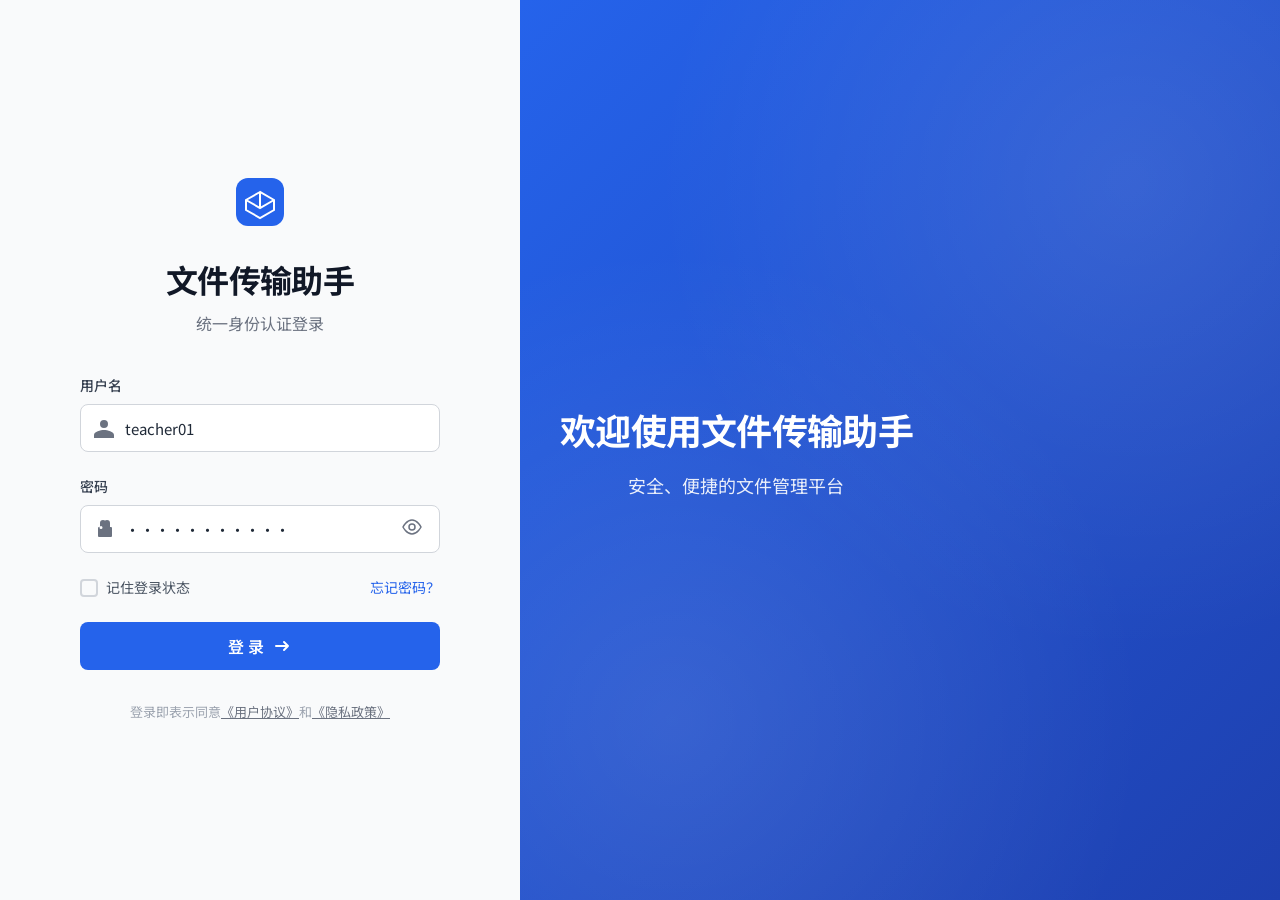
<file: fileTransfer/login.html>
<!DOCTYPE html>
<html lang="zh-CN">
<head>
    <meta charset="UTF-8">
    <meta name="viewport" content="width=device-width, initial-scale=1.0">
    <title>文件传输助手 - 登录</title>
    <link rel="preconnect" href="https://fonts.googleapis.com">
    <link rel="preconnect" href="https://fonts.gstatic.com" crossorigin>
    <link href="https://fonts.googleapis.com/css2?family=Noto+Sans+SC:wght@400;500;600;700&display=swap" rel="stylesheet">
    <style>
/* ============================================
   文件传输助手 - 登录页面样式
   ============================================ */

/* CSS Variables */
:root {
    --primary: #2563EB;
    --primary-hover: #1D4ED8;
    --primary-light: #EFF6FF;
    --success: #10B981;
    --warning: #F59E0B;
    --danger: #EF4444;
    --gray-50: #F9FAFB;
    --gray-100: #F3F4F6;
    --gray-200: #E5E7EB;
    --gray-300: #D1D5DB;
    --gray-400: #9CA3AF;
    --gray-500: #6B7280;
    --gray-600: #4B5563;
    --gray-700: #374151;
    --gray-800: #1F2937;
    --gray-900: #111827;
    --shadow-sm: 0 1px 2px rgba(0, 0, 0, 0.05);
    --shadow: 0 1px 3px rgba(0, 0, 0, 0.1), 0 1px 2px rgba(0, 0, 0, 0.06);
    --shadow-md: 0 4px 6px -1px rgba(0, 0, 0, 0.1), 0 2px 4px -1px rgba(0, 0, 0, 0.06);
    --shadow-lg: 0 10px 15px -3px rgba(0, 0, 0, 0.1), 0 4px 6px -2px rgba(0, 0, 0, 0.05);
    --radius-sm: 6px;
    --radius: 8px;
    --radius-lg: 12px;
    --radius-xl: 16px;
    --transition: all 0.2s ease;
}

/* Reset & Base */
*, *::before, *::after {
    box-sizing: border-box;
    margin: 0;
    padding: 0;
}

html {
    font-size: 16px;
    -webkit-font-smoothing: antialiased;
    -moz-osx-font-smoothing: grayscale;
}

body {
    font-family: 'Noto Sans SC', -apple-system, BlinkMacSystemFont, 'Segoe UI', sans-serif;
    background-color: var(--gray-50);
    color: var(--gray-800);
    line-height: 1.5;
    min-height: 100dvh;
}

a {
    color: var(--primary);
    text-decoration: none;
    transition: var(--transition);
}

a:hover {
    color: var(--primary-hover);
}

button {
    font-family: inherit;
    cursor: pointer;
    border: none;
    background: none;
}

input {
    font-family: inherit;
}

.hidden {
    display: none !important;
}

/* ============================================
   登录页面样式
   ============================================ */
.login-page {
    display: flex;
    min-height: 100dvh;
}

.login-container {
    flex: 1;
    display: flex;
    flex-direction: column;
    justify-content: center;
    align-items: center;
    padding: 40px 24px;
    max-width: 520px;
    margin: 0 auto;
}

.login-header {
    text-align: center;
    margin-bottom: 40px;
}

.logo {
    margin-bottom: 24px;
}

.title {
    font-size: 28px;
    font-weight: 700;
    color: var(--gray-900);
    margin-bottom: 8px;
    letter-spacing: -0.02em;
}

.subtitle {
    font-size: 16px;
    color: var(--gray-500);
}

.login-form {
    width: 100%;
    max-width: 360px;
}

.form-group {
    margin-bottom: 24px;
}

.form-label {
    display: block;
    font-size: 14px;
    font-weight: 500;
    color: var(--gray-700);
    margin-bottom: 8px;
}

.input-wrapper {
    position: relative;
    display: flex;
    align-items: center;
}

.input-icon {
    position: absolute;
    left: 14px;
    color: var(--gray-400);
    pointer-events: none;
}

.form-input {
    width: 100%;
    height: 48px;
    padding: 0 44px;
    font-size: 15px;
    color: var(--gray-800);
    background: white;
    border: 1px solid var(--gray-300);
    border-radius: var(--radius);
    transition: var(--transition);
}

.form-input:focus {
    outline: none;
    border-color: var(--primary);
    box-shadow: 0 0 0 3px rgba(37, 99, 235, 0.1);
}

.form-input::placeholder {
    color: var(--gray-400);
}

.password-toggle {
    position: absolute;
    right: 14px;
    padding: 4px;
    color: var(--gray-400);
    transition: var(--transition);
}

.password-toggle:hover {
    color: var(--gray-600);
}

.form-options {
    display: flex;
    justify-content: space-between;
    align-items: center;
    margin-bottom: 24px;
}

.checkbox-wrapper {
    display: flex;
    align-items: center;
    gap: 8px;
    cursor: pointer;
}

.checkbox-wrapper input {
    display: none;
}

.checkbox-custom {
    width: 18px;
    height: 18px;
    border: 2px solid var(--gray-300);
    border-radius: 4px;
    transition: var(--transition);
    position: relative;
}

.checkbox-wrapper input:checked + .checkbox-custom {
    background: var(--primary);
    border-color: var(--primary);
}

.checkbox-wrapper input:checked + .checkbox-custom::after {
    content: '';
    position: absolute;
    left: 5px;
    top: 2px;
    width: 4px;
    height: 8px;
    border: solid white;
    border-width: 0 2px 2px 0;
    transform: rotate(45deg);
}

.checkbox-label {
    font-size: 14px;
    color: var(--gray-600);
}

.forgot-link {
    font-size: 14px;
    color: var(--primary);
}

.login-btn {
    width: 100%;
    height: 48px;
    display: flex;
    align-items: center;
    justify-content: center;
    gap: 8px;
    font-size: 16px;
    font-weight: 600;
    color: white;
    background: var(--primary);
    border-radius: var(--radius);
    transition: var(--transition);
}

.login-btn:hover {
    background: var(--primary-hover);
    transform: translateY(-1px);
    box-shadow: var(--shadow-md);
}

.login-btn:active {
    transform: translateY(0);
}

.login-footer {
    margin-top: 32px;
    text-align: center;
}

.login-footer p {
    font-size: 13px;
    color: var(--gray-400);
}

.login-footer a {
    color: var(--gray-500);
    text-decoration: underline;
}

.login-decoration {
    flex: 1;
    display: none;
    background: linear-gradient(135deg, var(--primary) 0%, #1E40AF 100%);
    position: relative;
    overflow: hidden;
}

.decoration-pattern {
    position: absolute;
    inset: 0;
    background-image: 
        radial-gradient(circle at 20% 80%, rgba(255,255,255,0.1) 0%, transparent 50%),
        radial-gradient(circle at 80% 20%, rgba(255,255,255,0.1) 0%, transparent 50%);
}

.decoration-content {
    position: relative;
    z-index: 1;
    display: flex;
    flex-direction: column;
    justify-content: center;
    align-items: center;
    height: 100%;
    padding: 40px;
    text-align: center;
    color: white;
}

.decoration-content h2 {
    font-size: 36px;
    font-weight: 700;
    margin-bottom: 16px;
    letter-spacing: -0.02em;
}

.decoration-content p {
    font-size: 18px;
    opacity: 0.9;
}

/* ============================================
   响应式设计
   ============================================ */
@media (min-width: 768px) {
    .login-container {
        padding: 60px 40px;
    }
    
    .login-decoration {
        display: flex;
    }
    
    .title {
        font-size: 32px;
    }
}

/* ============================================
   动画效果
   ============================================ */
@media (prefers-reduced-motion: reduce) {
    *,
    *::before,
    *::after {
        animation-duration: 0.01ms !important;
        animation-iteration-count: 1 !important;
        transition-duration: 0.01ms !important;
    }
}
    </style>
</head>
<body>
    <div class="login-page">
        <div class="login-container">
            <div class="login-header">
                <div class="logo">
                    <svg width="48" height="48" viewBox="0 0 48 48" fill="none" xmlns="http://www.w3.org/2000/svg">
                        <rect width="48" height="48" rx="12" fill="#2563EB"/>
                        <path d="M24 14L10 22v10l14 8 14-8V22L24 14z" stroke="white" stroke-width="2" fill="none"/>
                        <path d="M24 14v16M10 22l14 8 14-8" stroke="white" stroke-width="2"/>
                    </svg>
                </div>
                <h1 class="title">文件传输助手</h1>
                <p class="subtitle">统一身份认证登录</p>
            </div>
            
            <form class="login-form" id="loginForm">
                <div class="form-group">
                    <label for="username" class="form-label">用户名</label>
                    <div class="input-wrapper">
                        <svg class="input-icon" width="20" height="20" viewBox="0 0 20 20" fill="none">
                            <path d="M10 10a4 4 0 100-8 4 4 0 000 8zm0 2c-3.33 0-10 1.67-10 5v3h20v-3c0-3.33-6.67-5-10-5z" fill="#6B7280"/>
                        </svg>
                        <input type="text" id="username" name="username" class="form-input" placeholder="请输入统一认证账号" value="teacher01" required>
                    </div>
                </div>
                
                <div class="form-group">
                    <label for="password" class="form-label">密码</label>
                    <div class="input-wrapper">
                        <svg class="input-icon" width="20" height="20" viewBox="0 0 20 20" fill="none">
                            <path d="M15 8h2a1 1 0 011 1v8a1 1 0 01-1 1H5a1 1 0 01-1-1V9a1 1 0 011-1h2m3-4a3 3 0 016 0v4H6V4a3 3 0 016 0zm-3 6a1.5 1.5 0 100-3 1.5 1.5 0 000 3z" fill="#6B7280"/>
                        </svg>
                        <input type="password" id="password" name="password" class="form-input" placeholder="请输入密码" value="password123" required>
                        <button type="button" class="password-toggle" id="togglePassword">
                            <svg class="eye-open" width="20" height="20" viewBox="0 0 20 20" fill="none">
                                <path d="M1 10s3.5-7 9-7 9 7 9 7-3.5 7-9 7-9-7-9-7z" stroke="#6B7280" stroke-width="1.5"/>
                                <circle cx="10" cy="10" r="3" stroke="#6B7280" stroke-width="1.5"/>
                            </svg>
                            <svg class="eye-closed hidden" width="20" height="20" viewBox="0 0 20 20" fill="none">
                                <path d="M2 2l16 16M7.5 7.51A2.5 2.5 0 0010 10.5M4.1 4.1C2.6 5.2 1.5 6.5 1.1 7.5M9.9 9.9C7.1 11.2 4.3 10.8 2.6 9.6M12.5 5.5c1.6-1 3.4-1.5 5.4-1.3" stroke="#6B7280" stroke-width="1.5" stroke-linecap="round"/>
                            </svg>
                        </button>
                    </div>
                </div>
                
                <div class="form-options">
                    <label class="checkbox-wrapper">
                        <input type="checkbox" id="remember" name="remember">
                        <span class="checkbox-custom"></span>
                        <span class="checkbox-label">记住登录状态</span>
                    </label>
                    <a href="#" class="forgot-link">忘记密码？</a>
                </div>
                
                <button type="submit" class="login-btn">
                    <span>登 录</span>
                    <svg width="20" height="20" viewBox="0 0 20 20" fill="none">
                        <path d="M4 10h12m0 0l-4-4m4 4l-4 4" stroke="currentColor" stroke-width="2" stroke-linecap="round" stroke-linejoin="round"/>
                    </svg>
                </button>
            </form>
            
            <div class="login-footer">
                <p>登录即表示同意<a href="#">《用户协议》</a>和<a href="#">《隐私政策》</a></p>
            </div>
        </div>
        
        <div class="login-decoration">
            <div class="decoration-pattern"></div>
            <div class="decoration-content">
                <h2>欢迎使用文件传输助手</h2>
                <p>安全、便捷的文件管理平台</p>
            </div>
        </div>
    </div>
    
    <script>
/**
 * 文件传输助手 - 登录页面脚本
 */
document.addEventListener('DOMContentLoaded', function() {
    // 自动填充账号密码（演示用）
    const usernameInput = document.getElementById('username');
    const passwordInput = document.getElementById('password');
    
    if (usernameInput) {
        usernameInput.value = 'teacher01';
    }
    if (passwordInput) {
        passwordInput.value = 'password123';
    }
    
    // 密码显示/隐藏切换
    const togglePasswordBtn = document.getElementById('togglePassword');
    
    if (togglePasswordBtn && passwordInput) {
        togglePasswordBtn.addEventListener('click', function() {
            const type = passwordInput.getAttribute('type') === 'password' ? 'text' : 'password';
            passwordInput.setAttribute('type', type);
            
            const eyeOpen = this.querySelector('.eye-open');
            const eyeClosed = this.querySelector('.eye-closed');
            
            if (eyeOpen && eyeClosed) {
                eyeOpen.classList.toggle('hidden');
                eyeClosed.classList.toggle('hidden');
            }
        });
    }
    
    // 登录表单提交 - 跳转到文件传输助手，并带上来源参数
    const loginForm = document.getElementById('loginForm');
    if (loginForm) {
        loginForm.addEventListener('submit', function(e) {
            e.preventDefault();
            // 跳转到文件传输助手，带上 source=local 参数表示从本地环境进入
            window.location.href = 'index.html?source=local';
        });
    }
});
    </script>
</body>
</html>
</file>
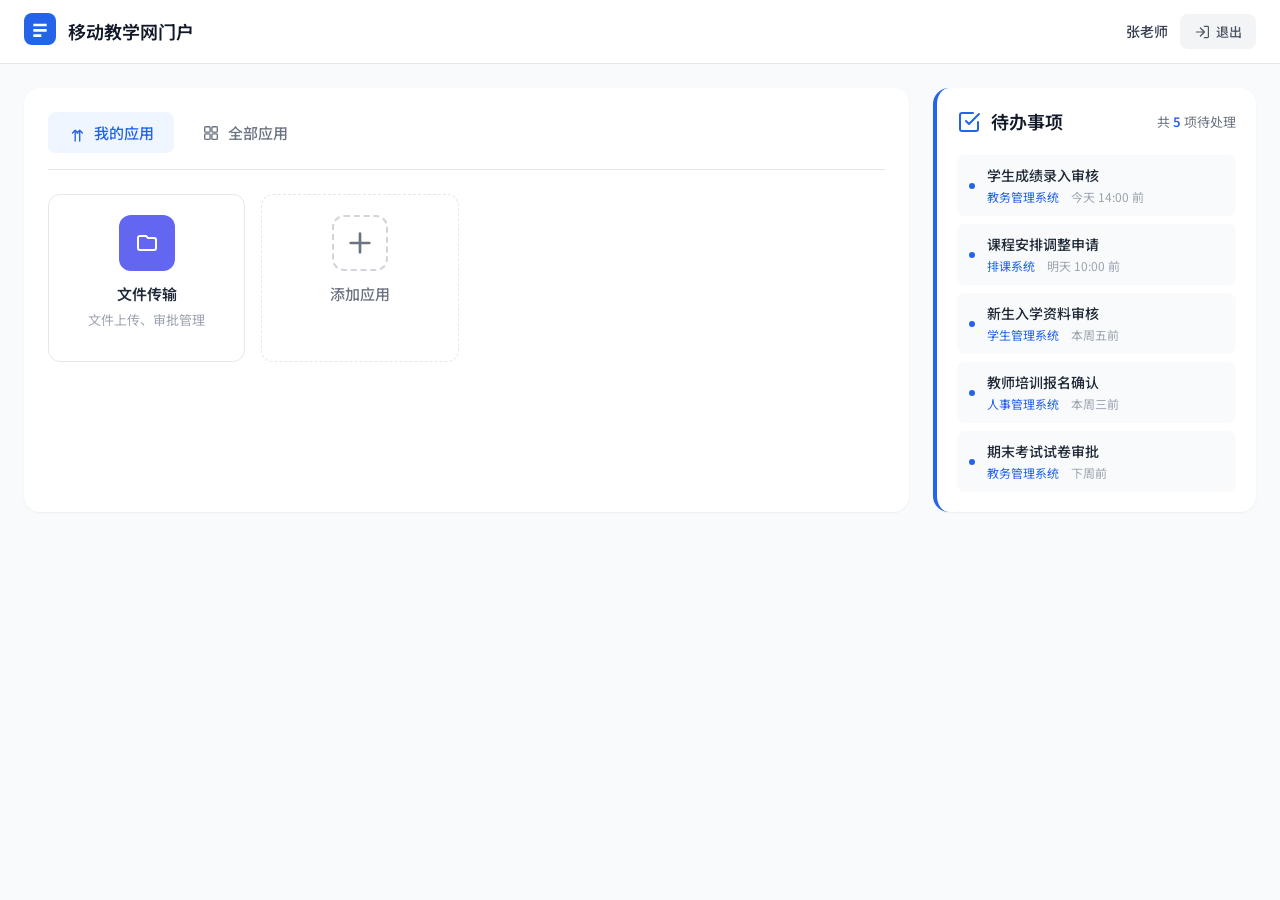
<file: portal/dashboard.html>
<!DOCTYPE html>
<html lang="zh-CN">
<head>
    <meta charset="UTF-8">
    <meta name="viewport" content="width=device-width, initial-scale=1.0">
    <title>移动教学网门户 - 工作台</title>
    <link rel="stylesheet" href="styles.css">
    <link rel="preconnect" href="https://fonts.googleapis.com">
    <link rel="preconnect" href="https://fonts.gstatic.com" crossorigin>
    <link href="https://fonts.googleapis.com/css2?family=Noto+Sans+SC:wght@400;500;600;700&display=swap" rel="stylesheet">
</head>
<body class="dashboard-page">
    <!-- 顶部导航栏 -->
    <header class="header">
        <div class="header-left">
            <div class="logo-small">
                <svg width="32" height="32" viewBox="0 0 48 48" fill="none">
                    <rect width="48" height="48" rx="12" fill="#2563EB"/>
                    <path d="M14 16h20v4H14v-4zm0 8h20v4H14v-4zm0 8h12v4H14v-4z" fill="white"/>
                </svg>
            </div>
            <h1 class="header-title">移动教学网门户</h1>
        </div>
        <div class="header-right">
            <span class="user-name">张老师</span>
            <button class="logout-btn" id="logoutBtn">
                <svg width="16" height="16" viewBox="0 0 20 20" fill="none">
                    <path d="M13 3h4a1 1 0 011 1v12a1 1 0 01-1 1h-4M8 15l5-5-5-5M13 10H3" stroke="currentColor" stroke-width="1.5" stroke-linecap="round" stroke-linejoin="round"/>
                </svg>
                退出
            </button>
        </div>
    </header>
    
    <main class="main-content">
        <!-- 左侧：应用管理模块 -->
        <section class="section apps-section">
            <div class="tabs">
                <button class="tab-btn active" data-tab="my-apps">
                    <svg width="18" height="18" viewBox="0 0 20 20" fill="none">
                        <path d="M10 10l3-3m0 0l3 3m-3-3v12M5 10l3-3m0 0l3 3m-3-3v12" stroke="currentColor" stroke-width="1.5" stroke-linecap="round" stroke-linejoin="round"/>
                    </svg>
                    我的应用
                </button>
                <button class="tab-btn" data-tab="all-apps">
                    <svg width="18" height="18" viewBox="0 0 20 20" fill="none">
                        <rect x="3" y="3" width="6" height="6" rx="1" stroke="currentColor" stroke-width="1.5"/>
                        <rect x="11" y="3" width="6" height="6" rx="1" stroke="currentColor" stroke-width="1.5"/>
                        <rect x="3" y="11" width="6" height="6" rx="1" stroke="currentColor" stroke-width="1.5"/>
                        <rect x="11" y="11" width="6" height="6" rx="1" stroke="currentColor" stroke-width="1.5"/>
                    </svg>
                    全部应用
                </button>
            </div>
            
            <!-- 我的应用 -->
            <div class="tab-content active" id="my-apps">
                <div class="apps-grid">
                    <div class="app-card" data-app="文件传输">
                        <div class="app-icon indigo">
                            <svg width="24" height="24" viewBox="0 0 24 24" fill="none">
                                <path d="M3 7v10a2 2 0 002 2h14a2 2 0 002-2V9a2 2 0 00-2-2h-6l-2-2H5a2 2 0 00-2 2z" stroke="currentColor" stroke-width="2" stroke-linecap="round" stroke-linejoin="round"/>
                            </svg>
                        </div>
                        <h4 class="app-name">文件传输</h4>
                        <p class="app-desc">文件上传、审批管理</p>
                        <button class="app-remove" title="移除应用">
                            <svg width="14" height="14" viewBox="0 0 20 20" fill="none">
                                <path d="M15 5L5 15M5 5l10 10" stroke="currentColor" stroke-width="2" stroke-linecap="round"/>
                            </svg>
                        </button>
                    </div>

                    <!-- 空状态 - 添加应用按钮 -->
                    <div class="app-card add-card" id="addAppBtn">
                        <div class="add-icon">
                            <svg width="32" height="32" viewBox="0 0 24 24" fill="none">
                                <path d="M12 5v14m-7-7h14" stroke="#6B7280" stroke-width="2" stroke-linecap="round"/>
                            </svg>
                        </div>
                        <h4 class="add-text">添加应用</h4>
                    </div>
                </div>
                
                <!-- 空状态缺省图 -->
                <div class="empty-state hidden" id="emptyState">
                    <svg width="120" height="120" viewBox="0 0 120 120" fill="none">
                        <circle cx="60" cy="60" r="50" fill="#F3F4F6"/>
                        <path d="M45 50h30M45 60h30M45 70h20" stroke="#D1D5DB" stroke-width="3" stroke-linecap="round"/>
                        <circle cx="85" cy="85" r="15" fill="#E5E7EB"/>
                        <path d="M85 80v10m-5-5h10" stroke="#9CA3AF" stroke-width="2" stroke-linecap="round"/>
                    </svg>
                    <h3>暂无添加的应用</h3>
                    <p>点击上方"添加应用"开始配置您的工作台</p>
                </div>
            </div>
            
            <!-- 全部应用 -->
            <div class="tab-content" id="all-apps">
                <div class="apps-search">
                    <svg width="18" height="18" viewBox="0 0 20 20" fill="none">
                        <circle cx="9" cy="9" r="6" stroke="#6B7280" stroke-width="2"/>
                        <path d="M13.5 13.5L17 17" stroke="#6B7280" stroke-width="2" stroke-linecap="round"/>
                    </svg>
                    <input type="text" placeholder="搜索应用..." class="apps-search-input" id="appsSearchInput">
                </div>
                <div class="apps-grid">
                    <div class="app-card">
                        <div class="app-icon blue">
                            <svg width="24" height="24" viewBox="0 0 24 24" fill="none">
                                <path d="M4 6h16M4 12h16M4 18h10" stroke="currentColor" stroke-width="2" stroke-linecap="round"/>
                            </svg>
                        </div>
                        <h4 class="app-name">教务管理</h4>
                        <p class="app-desc">成绩录入、课表查询</p>
                        <button class="app-add-btn">
                            <svg width="16" height="16" viewBox="0 0 20 20" fill="none">
                                <path d="M10 4v12m-6-6h12" stroke="currentColor" stroke-width="2" stroke-linecap="round"/>
                            </svg>
                            添加
                        </button>
                    </div>
                    
                    <div class="app-card">
                        <div class="app-icon green">
                            <svg width="24" height="24" viewBox="0 0 24 24" fill="none">
                                <path d="M12 4a4 4 0 100 8 4 4 0 000-8zM6 20c0-3.33 6-5 6-5s6 1.67 6 5" stroke="currentColor" stroke-width="2" stroke-linecap="round" stroke-linejoin="round"/>
                            </svg>
                        </div>
                        <h4 class="app-name">学生管理</h4>
                        <p class="app-desc">学籍信息、档案管理</p>
                        <button class="app-add-btn">
                            <svg width="16" height="16" viewBox="0 0 20 20" fill="none">
                                <path d="M10 4v12m-6-6h12" stroke="currentColor" stroke-width="2" stroke-linecap="round"/>
                            </svg>
                            添加
                        </button>
                    </div>
                    
                    <div class="app-card">
                        <div class="app-icon purple">
                            <svg width="24" height="24" viewBox="0 0 24 24" fill="none">
                                <path d="M4 19.5A2.5 2.5 0 016.5 17H20M4 4.5A2.5 2.5 0 016.5 7H20M4 12a2.5 2.5 0 012.5-2.5H20" stroke="currentColor" stroke-width="2" stroke-linecap="round"/>
                            </svg>
                        </div>
                        <h4 class="app-name">在线学习</h4>
                        <p class="app-desc">课程资源、在线考试</p>
                        <button class="app-add-btn">
                            <svg width="16" height="16" viewBox="0 0 20 20" fill="none">
                                <path d="M10 4v12m-6-6h12" stroke="currentColor" stroke-width="2" stroke-linecap="round"/>
                            </svg>
                            添加
                        </button>
                    </div>
                    
                    <div class="app-card">
                        <div class="app-icon orange">
                            <svg width="24" height="24" viewBox="0 0 24 24" fill="none">
                                <rect x="3" y="4" width="18" height="18" rx="2" stroke="currentColor" stroke-width="2"/>
                                <path d="M3 10h18M8 2v4m8-4v4" stroke="currentColor" stroke-width="2" stroke-linecap="round"/>
                            </svg>
                        </div>
                        <h4 class="app-name">排课系统</h4>
                        <p class="app-desc">智能排课、教室管理</p>
                        <button class="app-add-btn">
                            <svg width="16" height="16" viewBox="0 0 20 20" fill="none">
                                <path d="M10 4v12m-6-6h12" stroke="currentColor" stroke-width="2" stroke-linecap="round"/>
                            </svg>
                            添加
                        </button>
                    </div>
                    
                    <div class="app-card">
                        <div class="app-icon teal">
                            <svg width="24" height="24" viewBox="0 0 24 24" fill="none">
                                <path d="M9 12l2 2 4-4m6 2a9 9 0 11-18 0 9 9 0 0118 0z" stroke="currentColor" stroke-width="2" stroke-linecap="round" stroke-linejoin="round"/>
                            </svg>
                        </div>
                        <h4 class="app-name">考试中心</h4>
                        <p class="app-desc">在线考试、试卷管理</p>
                        <button class="app-add-btn">
                            <svg width="16" height="16" viewBox="0 0 20 20" fill="none">
                                <path d="M10 4v12m-6-6h12" stroke="currentColor" stroke-width="2" stroke-linecap="round"/>
                            </svg>
                            添加
                        </button>
                    </div>
                    
                    <div class="app-card">
                        <div class="app-icon pink">
                            <svg width="24" height="24" viewBox="0 0 24 24" fill="none">
                                <path d="M18 8A6 6 0 106 8c0 7-3 9-3 9h18s-3-2-3-9zM13.73 21a2 2 0 01-3.46 0" stroke="currentColor" stroke-width="2" stroke-linecap="round" stroke-linejoin="round"/>
                            </svg>
                        </div>
                        <h4 class="app-name">通知公告</h4>
                        <p class="app-desc">校园通知、消息推送</p>
                        <button class="app-add-btn">
                            <svg width="16" height="16" viewBox="0 0 20 20" fill="none">
                                <path d="M10 4v12m-6-6h12" stroke="currentColor" stroke-width="2" stroke-linecap="round"/>
                            </svg>
                            添加
                        </button>
                    </div>
                    
                    <div class="app-card">
                        <div class="app-icon indigo">
                            <svg width="24" height="24" viewBox="0 0 24 24" fill="none">
                                <path d="M3 7v10a2 2 0 002 2h14a2 2 0 002-2V9a2 2 0 00-2-2h-6l-2-2H5a2 2 0 00-2 2z" stroke="currentColor" stroke-width="2" stroke-linecap="round" stroke-linejoin="round"/>
                            </svg>
                        </div>
                        <h4 class="app-name">文件传输</h4>
                        <p class="app-desc">文件上传、审批管理</p>
                        <button class="app-add-btn added">
                            <svg width="16" height="16" viewBox="0 0 20 20" fill="none">
                                <path d="M5 10l4 4 6-7" stroke="currentColor" stroke-width="2" stroke-linecap="round" stroke-linejoin="round"/>
                            </svg>
                            已添加
                        </button>
                    </div>

                    <div class="app-card">
                        <div class="app-icon red">
                            <svg width="24" height="24" viewBox="0 0 24 24" fill="none">
                                <path d="M9 19v-6a2 2 0 00-2-2H5a2 2 0 00-2 2v6a2 2 0 002 2h2a2 2 0 002-2zm0 0V9a2 2 0 012-2h2a2 2 0 012 2v10m-6 0a2 2 0 002 2h2a2 2 0 002-2m0 0V5a2 2 0 012-2h2a2 2 0 012 2v14a2 2 0 01-2 2h-2a2 2 0 01-2-2z" stroke="currentColor" stroke-width="2" stroke-linecap="round" stroke-linejoin="round"/>
                            </svg>
                        </div>
                        <h4 class="app-name">数据分析</h4>
                        <p class="app-desc">教学统计、报表导出</p>
                        <button class="app-add-btn">
                            <svg width="16" height="16" viewBox="0 0 20 20" fill="none">
                                <path d="M10 4v12m-6-6h12" stroke="currentColor" stroke-width="2" stroke-linecap="round"/>
                            </svg>
                            添加
                        </button>
                    </div>
                </div>
            </div>
        </section>
        
        <!-- 右侧：待办事项模块 -->
        <section class="section todo-section">
            <div class="section-header">
                <h2 class="section-title">
                    <svg width="24" height="24" viewBox="0 0 24 24" fill="none">
                        <path d="M9 11l3 3L22 4" stroke="#2563EB" stroke-width="2" stroke-linecap="round" stroke-linejoin="round"/>
                        <path d="M21 12v7a2 2 0 01-2 2H5a2 2 0 01-2-2V5a2 2 0 012-2h11" stroke="#2563EB" stroke-width="2" stroke-linecap="round" stroke-linejoin="round"/>
                    </svg>
                    待办事项
                </h2>
                <span class="todo-count">共 <strong>5</strong> 项待处理</span>
            </div>
            
            <div class="todo-list">
                <div class="todo-item">
                    <div class="todo-dot"></div>
                    <div class="todo-content">
                        <h3 class="todo-title">学生成绩录入审核</h3>
                        <p class="todo-meta">
                            <span class="todo-app">教务管理系统</span>
                            <span class="todo-time">今天 14:00 前</span>
                        </p>
                    </div>
                </div>
                
                <div class="todo-item">
                    <div class="todo-dot"></div>
                    <div class="todo-content">
                        <h3 class="todo-title">课程安排调整申请</h3>
                        <p class="todo-meta">
                            <span class="todo-app">排课系统</span>
                            <span class="todo-time">明天 10:00 前</span>
                        </p>
                    </div>
                </div>
                
                <div class="todo-item">
                    <div class="todo-dot"></div>
                    <div class="todo-content">
                        <h3 class="todo-title">新生入学资料审核</h3>
                        <p class="todo-meta">
                            <span class="todo-app">学生管理系统</span>
                            <span class="todo-time">本周五前</span>
                        </p>
                    </div>
                </div>
                
                <div class="todo-item">
                    <div class="todo-dot"></div>
                    <div class="todo-content">
                        <h3 class="todo-title">教师培训报名确认</h3>
                        <p class="todo-meta">
                            <span class="todo-app">人事管理系统</span>
                            <span class="todo-time">本周三前</span>
                        </p>
                    </div>
                </div>
                
                <div class="todo-item">
                    <div class="todo-dot"></div>
                    <div class="todo-content">
                        <h3 class="todo-title">期末考试试卷审批</h3>
                        <p class="todo-meta">
                            <span class="todo-app">教务管理系统</span>
                            <span class="todo-time">下周前</span>
                        </p>
                    </div>
                </div>
            </div>
        </section>
    </main>
    
    <!-- 添加应用弹窗 -->
    <div class="modal-overlay hidden" id="addAppModal">
        <div class="modal">
            <div class="modal-header">
                <h3>添加应用到我的应用</h3>
                <button class="modal-close" id="closeModal">
                    <svg width="20" height="20" viewBox="0 0 20 20" fill="none">
                        <path d="M15 5L5 15M5 5l10 10" stroke="currentColor" stroke-width="2" stroke-linecap="round"/>
                    </svg>
                </button>
            </div>
            <div class="modal-body">
                <p class="modal-hint">从全部应用中选择添加到您的个人工作台</p>
                <div class="modal-apps-grid" id="modalAppsGrid">
                    <!-- 动态渲染 -->
                </div>
            </div>
        </div>
    </div>
    
    <script src="main.js"></script>
</body>
</html>
</file>
<file: portal/styles.css>
/* ============================================
   移动教学网门户 - 样式表
   ============================================ */

/* CSS Variables */
:root {
    --primary: #2563EB;
    --primary-hover: #1D4ED8;
    --primary-light: #EFF6FF;
    --success: #10B981;
    --warning: #F59E0B;
    --danger: #EF4444;
    --gray-50: #F9FAFB;
    --gray-100: #F3F4F6;
    --gray-200: #E5E7EB;
    --gray-300: #D1D5DB;
    --gray-400: #9CA3AF;
    --gray-500: #6B7280;
    --gray-600: #4B5563;
    --gray-700: #374151;
    --gray-800: #1F2937;
    --gray-900: #111827;
    --shadow-sm: 0 1px 2px rgba(0, 0, 0, 0.05);
    --shadow: 0 1px 3px rgba(0, 0, 0, 0.1), 0 1px 2px rgba(0, 0, 0, 0.06);
    --shadow-md: 0 4px 6px -1px rgba(0, 0, 0, 0.1), 0 2px 4px -1px rgba(0, 0, 0, 0.06);
    --shadow-lg: 0 10px 15px -3px rgba(0, 0, 0, 0.1), 0 4px 6px -2px rgba(0, 0, 0, 0.05);
    --radius-sm: 6px;
    --radius: 8px;
    --radius-lg: 12px;
    --radius-xl: 16px;
    --transition: all 0.2s ease;
}

/* Reset & Base */
*, *::before, *::after {
    box-sizing: border-box;
    margin: 0;
    padding: 0;
}

html {
    font-size: 16px;
    -webkit-font-smoothing: antialiased;
    -moz-osx-font-smoothing: grayscale;
}

body {
    font-family: 'Noto Sans SC', -apple-system, BlinkMacSystemFont, 'Segoe UI', sans-serif;
    background-color: var(--gray-50);
    color: var(--gray-800);
    line-height: 1.5;
    min-height: 100dvh;
}

a {
    color: var(--primary);
    text-decoration: none;
    transition: var(--transition);
}

a:hover {
    color: var(--primary-hover);
}

button {
    font-family: inherit;
    cursor: pointer;
    border: none;
    background: none;
}

input {
    font-family: inherit;
}

.hidden {
    display: none !important;
}

/* ============================================
   登录页面样式
   ============================================ */
.login-page {
    display: flex;
    min-height: 100dvh;
}

.login-container {
    flex: 1;
    display: flex;
    flex-direction: column;
    justify-content: center;
    align-items: center;
    padding: 40px 24px;
    max-width: 520px;
    margin: 0 auto;
}

.login-header {
    text-align: center;
    margin-bottom: 40px;
}

.logo {
    margin-bottom: 24px;
}

.title {
    font-size: 28px;
    font-weight: 700;
    color: var(--gray-900);
    margin-bottom: 8px;
    letter-spacing: -0.02em;
}

.subtitle {
    font-size: 16px;
    color: var(--gray-500);
}

.login-form {
    width: 100%;
    max-width: 360px;
}

.form-group {
    margin-bottom: 24px;
}

.form-label {
    display: block;
    font-size: 14px;
    font-weight: 500;
    color: var(--gray-700);
    margin-bottom: 8px;
}

.input-wrapper {
    position: relative;
    display: flex;
    align-items: center;
}

.input-icon {
    position: absolute;
    left: 14px;
    color: var(--gray-400);
    pointer-events: none;
}

.form-input {
    width: 100%;
    height: 48px;
    padding: 0 44px;
    font-size: 15px;
    color: var(--gray-800);
    background: white;
    border: 1px solid var(--gray-300);
    border-radius: var(--radius);
    transition: var(--transition);
}

.form-input:focus {
    outline: none;
    border-color: var(--primary);
    box-shadow: 0 0 0 3px rgba(37, 99, 235, 0.1);
}

.form-input::placeholder {
    color: var(--gray-400);
}

.password-toggle {
    position: absolute;
    right: 14px;
    padding: 4px;
    color: var(--gray-400);
    transition: var(--transition);
}

.password-toggle:hover {
    color: var(--gray-600);
}

.form-options {
    display: flex;
    justify-content: space-between;
    align-items: center;
    margin-bottom: 24px;
}

.checkbox-wrapper {
    display: flex;
    align-items: center;
    gap: 8px;
    cursor: pointer;
}

.checkbox-wrapper input {
    display: none;
}

.checkbox-custom {
    width: 18px;
    height: 18px;
    border: 2px solid var(--gray-300);
    border-radius: 4px;
    transition: var(--transition);
    position: relative;
}

.checkbox-wrapper input:checked + .checkbox-custom {
    background: var(--primary);
    border-color: var(--primary);
}

.checkbox-wrapper input:checked + .checkbox-custom::after {
    content: '';
    position: absolute;
    left: 5px;
    top: 2px;
    width: 4px;
    height: 8px;
    border: solid white;
    border-width: 0 2px 2px 0;
    transform: rotate(45deg);
}

.checkbox-label {
    font-size: 14px;
    color: var(--gray-600);
}

.forgot-link {
    font-size: 14px;
    color: var(--primary);
}

.login-btn {
    width: 100%;
    height: 48px;
    display: flex;
    align-items: center;
    justify-content: center;
    gap: 8px;
    font-size: 16px;
    font-weight: 600;
    color: white;
    background: var(--primary);
    border-radius: var(--radius);
    transition: var(--transition);
}

.login-btn:hover {
    background: var(--primary-hover);
    transform: translateY(-1px);
    box-shadow: var(--shadow-md);
}

.login-btn:active {
    transform: translateY(0);
}

.login-footer {
    margin-top: 32px;
    text-align: center;
}

.login-footer p {
    font-size: 13px;
    color: var(--gray-400);
}

.login-footer a {
    color: var(--gray-500);
    text-decoration: underline;
}

.login-decoration {
    flex: 1;
    display: none;
    background: linear-gradient(135deg, var(--primary) 0%, #1E40AF 100%);
    position: relative;
    overflow: hidden;
}

.decoration-pattern {
    position: absolute;
    inset: 0;
    background-image: 
        radial-gradient(circle at 20% 80%, rgba(255,255,255,0.1) 0%, transparent 50%),
        radial-gradient(circle at 80% 20%, rgba(255,255,255,0.1) 0%, transparent 50%);
}

.decoration-content {
    position: relative;
    z-index: 1;
    display: flex;
    flex-direction: column;
    justify-content: center;
    align-items: center;
    height: 100%;
    padding: 40px;
    text-align: center;
    color: white;
}

.decoration-content h2 {
    font-size: 36px;
    font-weight: 700;
    margin-bottom: 16px;
    letter-spacing: -0.02em;
}

.decoration-content p {
    font-size: 18px;
    opacity: 0.9;
}

/* ============================================
   工作台页面样式
   ============================================ */
.dashboard-page {
    background: var(--gray-50);
}

/* 顶部导航栏 */
.header {
    display: flex;
    justify-content: space-between;
    align-items: center;
    height: 64px;
    padding: 0 24px;
    background: white;
    border-bottom: 1px solid var(--gray-200);
    position: sticky;
    top: 0;
    z-index: 100;
}

.header-left {
    display: flex;
    align-items: center;
    gap: 12px;
}

.header-title {
    font-size: 18px;
    font-weight: 600;
    color: var(--gray-900);
}

.header-right {
    display: flex;
    align-items: center;
    gap: 12px;
}

.user-name {
    font-size: 14px;
    font-weight: 500;
    color: var(--gray-700);
}

.logout-btn {
    display: flex;
    align-items: center;
    gap: 6px;
    padding: 8px 14px;
    font-size: 13px;
    font-weight: 500;
    color: var(--gray-600);
    background: var(--gray-100);
    border-radius: var(--radius);
    transition: var(--transition);
}

.logout-btn:hover {
    background: var(--danger);
    color: white;
}

.notification-btn {
    position: relative;
    padding: 8px;
    border-radius: var(--radius);
    transition: var(--transition);
}

.notification-btn:hover {
    background: var(--gray-100);
}

.notification-badge {
    position: absolute;
    top: 4px;
    right: 4px;
    min-width: 18px;
    height: 18px;
    padding: 0 5px;
    font-size: 11px;
    font-weight: 600;
    color: white;
    background: var(--danger);
    border-radius: 9px;
    display: flex;
    align-items: center;
    justify-content: center;
}

.user-avatar {
    width: 36px;
    height: 36px;
    background: var(--primary);
    border-radius: 50%;
    display: flex;
    align-items: center;
    justify-content: center;
    color: white;
    font-weight: 600;
    font-size: 14px;
    cursor: pointer;
    transition: var(--transition);
}

.user-avatar:hover {
    transform: scale(1.05);
    box-shadow: 0 0 0 3px rgba(37, 99, 235, 0.2);
}

/* 主内容区 - 两栏布局 */
.main-content {
    max-width: 1400px;
    margin: 0 auto;
    padding: 24px;
    display: flex;
    gap: 24px;
}

/* 左侧应用区域 - 占更大空间 */
.main-content .apps-section {
    flex: 3;
    min-width: 0;
}

/* 右侧待办区域 */
.main-content .todo-section {
    flex: 1;
    min-width: 280px;
    max-width: 360px;
}

/* 区块通用样式 */
.section {
    background: white;
    border-radius: var(--radius-xl);
    padding: 24px;
    box-shadow: var(--shadow-sm);
}

.section-header {
    display: flex;
    justify-content: space-between;
    align-items: center;
    margin-bottom: 20px;
}

.section-title {
    display: flex;
    align-items: center;
    gap: 10px;
    font-size: 18px;
    font-weight: 600;
    color: var(--gray-900);
}

/* ============================================
   待办事项样式
   ============================================ */
.todo-section {
    border-left: 4px solid var(--primary);
    padding: 20px;
    align-self: flex-start;
    position: sticky;
    top: 88px;
}

.todo-count {
    font-size: 13px;
    color: var(--gray-500);
}

.todo-count strong {
    color: var(--primary);
    font-weight: 600;
}

.todo-list {
    display: flex;
    flex-direction: column;
    gap: 8px;
}

.todo-item {
    display: flex;
    align-items: center;
    gap: 12px;
    padding: 10px 12px;
    background: var(--gray-50);
    border-radius: var(--radius);
    transition: var(--transition);
    cursor: pointer;
}

.todo-item:hover {
    background: var(--primary-light);
}

.todo-dot {
    width: 6px;
    height: 6px;
    background: var(--primary);
    border-radius: 50%;
    flex-shrink: 0;
}

.todo-content {
    flex: 1;
    min-width: 0;
}

.todo-title {
    font-size: 14px;
    font-weight: 500;
    color: var(--gray-800);
    white-space: nowrap;
    overflow: hidden;
    text-overflow: ellipsis;
}

.todo-meta {
    display: flex;
    align-items: center;
    gap: 12px;
    font-size: 12px;
    color: var(--gray-400);
    margin-top: 2px;
}

.todo-app {
    color: var(--primary);
}

/* ============================================
   应用管理样式
   ============================================ */
.apps-section {
    min-height: 400px;
}

.tabs {
    display: flex;
    gap: 8px;
    margin-bottom: 24px;
    border-bottom: 1px solid var(--gray-200);
    padding-bottom: 16px;
}

.tab-btn {
    display: flex;
    align-items: center;
    gap: 8px;
    padding: 10px 20px;
    font-size: 15px;
    font-weight: 500;
    color: var(--gray-500);
    border-radius: var(--radius);
    transition: var(--transition);
}

.tab-btn:hover {
    color: var(--gray-700);
    background: var(--gray-100);
}

.tab-btn.active {
    color: var(--primary);
    background: var(--primary-light);
}

.tab-content {
    display: none;
}

.tab-content.active {
    display: block;
    animation: fadeIn 0.3s ease;
}

@keyframes fadeIn {
    from {
        opacity: 0;
        transform: translateY(10px);
    }
    to {
        opacity: 1;
        transform: translateY(0);
    }
}

.apps-search {
    display: flex;
    align-items: center;
    gap: 10px;
    padding: 10px 14px;
    background: var(--gray-100);
    border-radius: var(--radius);
    margin-bottom: 16px;
}

.apps-search-input {
    flex: 1;
    border: none;
    background: transparent;
    font-size: 14px;
    color: var(--gray-700);
}

.apps-search-input:focus {
    outline: none;
}

.apps-search-input::placeholder {
    color: var(--gray-400);
}

.apps-grid {
    display: grid;
    grid-template-columns: repeat(auto-fill, minmax(180px, 1fr));
    gap: 16px;
}

.app-card {
    position: relative;
    padding: 20px;
    background: white;
    border: 1px solid var(--gray-200);
    border-radius: var(--radius-lg);
    text-align: center;
    transition: var(--transition);
}

.app-card:hover {
    border-color: var(--primary);
    box-shadow: var(--shadow-md);
    transform: translateY(-2px);
}

.app-icon {
    width: 56px;
    height: 56px;
    margin: 0 auto 12px;
    border-radius: var(--radius-lg);
    display: flex;
    align-items: center;
    justify-content: center;
    color: white;
}

.app-icon.blue { background: #3B82F6; }
.app-icon.green { background: #10B981; }
.app-icon.purple { background: #8B5CF6; }
.app-icon.orange { background: #F59E0B; }
.app-icon.teal { background: #14B8A6; }
.app-icon.pink { background: #EC4899; }
.app-icon.indigo { background: #6366F1; }
.app-icon.red { background: #EF4444; }

.app-name {
    font-size: 15px;
    font-weight: 600;
    color: var(--gray-800);
    margin-bottom: 4px;
}

.app-desc {
    font-size: 13px;
    color: var(--gray-400);
    margin-bottom: 12px;
}

.app-remove {
    position: absolute;
    top: 8px;
    right: 8px;
    width: 24px;
    height: 24px;
    display: flex;
    align-items: center;
    justify-content: center;
    color: var(--gray-400);
    border-radius: var(--radius-sm);
    opacity: 0;
    transition: var(--transition);
}

.app-card:hover .app-remove {
    opacity: 1;
}

.app-remove:hover {
    background: var(--danger);
    color: white;
}

/* 添加应用卡片 */
.add-card {
    border-style: dashed;
    cursor: pointer;
}

.add-card:hover {
    border-color: var(--primary);
    background: var(--primary-light);
}

.add-icon {
    width: 56px;
    height: 56px;
    margin: 0 auto 12px;
    border: 2px dashed var(--gray-300);
    border-radius: var(--radius-lg);
    display: flex;
    align-items: center;
    justify-content: center;
}

.add-text {
    font-size: 15px;
    font-weight: 500;
    color: var(--gray-500);
}

/* 全部应用 - 添加按钮 */
.app-add-btn {
    display: inline-flex;
    align-items: center;
    gap: 4px;
    padding: 6px 14px;
    font-size: 13px;
    font-weight: 500;
    color: var(--primary);
    background: var(--primary-light);
    border-radius: var(--radius);
    transition: var(--transition);
}

.app-add-btn:hover {
    background: var(--primary);
    color: white;
}

.app-add-btn.added {
    color: var(--success);
    background: #D1FAE5;
    cursor: default;
}

.app-add-btn.added:hover {
    background: #D1FAE5;
    color: var(--success);
}

/* 空状态 */
.empty-state {
    text-align: center;
    padding: 60px 20px;
}

.empty-state svg {
    margin-bottom: 24px;
}

.empty-state h3 {
    font-size: 18px;
    font-weight: 600;
    color: var(--gray-700);
    margin-bottom: 8px;
}

.empty-state p {
    font-size: 14px;
    color: var(--gray-400);
}

/* ============================================
   弹窗样式
   ============================================ */
.modal-overlay {
    position: fixed;
    inset: 0;
    background: rgba(0, 0, 0, 0.5);
    display: flex;
    align-items: center;
    justify-content: center;
    z-index: 1000;
    padding: 20px;
    animation: fadeIn 0.2s ease;
}

.modal {
    width: 100%;
    max-width: 600px;
    max-height: 80vh;
    background: white;
    border-radius: var(--radius-xl);
    overflow: hidden;
    animation: slideUp 0.3s ease;
}

@keyframes slideUp {
    from {
        opacity: 0;
        transform: translateY(20px);
    }
    to {
        opacity: 1;
        transform: translateY(0);
    }
}

.modal-header {
    display: flex;
    justify-content: space-between;
    align-items: center;
    padding: 20px 24px;
    border-bottom: 1px solid var(--gray-200);
}

.modal-header h3 {
    font-size: 18px;
    font-weight: 600;
    color: var(--gray-900);
}

.modal-close {
    padding: 8px;
    color: var(--gray-400);
    border-radius: var(--radius);
    transition: var(--transition);
}

.modal-close:hover {
    background: var(--gray-100);
    color: var(--gray-600);
}

.modal-body {
    padding: 24px;
    overflow-y: auto;
    max-height: calc(80vh - 80px);
}

.modal-hint {
    font-size: 14px;
    color: var(--gray-500);
    margin-bottom: 20px;
}

.modal-apps-grid {
    display: grid;
    grid-template-columns: repeat(auto-fill, minmax(150px, 1fr));
    gap: 12px;
}

.modal-app-item {
    padding: 16px;
    border: 1px solid var(--gray-200);
    border-radius: var(--radius);
    text-align: center;
    cursor: pointer;
    transition: var(--transition);
}

.modal-app-item:hover {
    border-color: var(--primary);
    background: var(--primary-light);
}

.modal-app-item.selected {
    border-color: var(--primary);
    background: var(--primary-light);
}

.modal-app-item .app-icon {
    width: 48px;
    height: 48px;
    margin-bottom: 8px;
}

.modal-app-item .app-name {
    font-size: 14px;
}

/* ============================================
   响应式设计
   ============================================ */
@media (min-width: 768px) {
    .login-container {
        padding: 60px 40px;
    }
    
    .login-decoration {
        display: flex;
    }
    
    .title {
        font-size: 32px;
    }
    
    .apps-grid {
        grid-template-columns: repeat(4, 1fr);
    }
}

@media (max-width: 1024px) {
    .main-content {
        flex-direction: column;
    }
    
    .main-content .apps-section {
        flex: none;
    }
    
    .main-content .todo-section {
        flex: none;
        max-width: none;
        position: static;
    }
}

@media (max-width: 767px) {
    .header {
        padding: 0 16px;
    }
    
    .header-title {
        font-size: 16px;
    }
    
    .user-name {
        font-size: 13px;
    }
    
    .logout-btn {
        padding: 6px 10px;
        font-size: 12px;
    }
    
    .logout-btn svg {
        display: none;
    }
    
    .main-content {
        padding: 16px;
    }
    
    .section {
        padding: 16px;
        border-radius: var(--radius-lg);
    }
    
    .section-title {
        font-size: 16px;
    }
    
    .apps-grid {
        grid-template-columns: repeat(2, 1fr);
        gap: 12px;
    }
    
    .app-card {
        padding: 16px;
    }
    
    .app-icon {
        width: 48px;
        height: 48px;
    }
    
    .todo-item {
        flex-wrap: wrap;
        gap: 12px;
    }
    
    .todo-content {
        order: 1;
        flex-basis: calc(100% - 54px);
    }
    
    .todo-priority {
        order: 2;
    }
    
    .todo-action {
        order: 3;
        margin-left: auto;
    }
    
    .tabs {
        overflow-x: auto;
        -webkit-overflow-scrolling: touch;
    }
    
    .tab-btn {
        white-space: nowrap;
    }
}

/* ============================================
   动画效果
   ============================================ */
@media (prefers-reduced-motion: reduce) {
    *,
    *::before,
    *::after {
        animation-duration: 0.01ms !important;
        animation-iteration-count: 1 !important;
        transition-duration: 0.01ms !important;
    }
}
</file>
